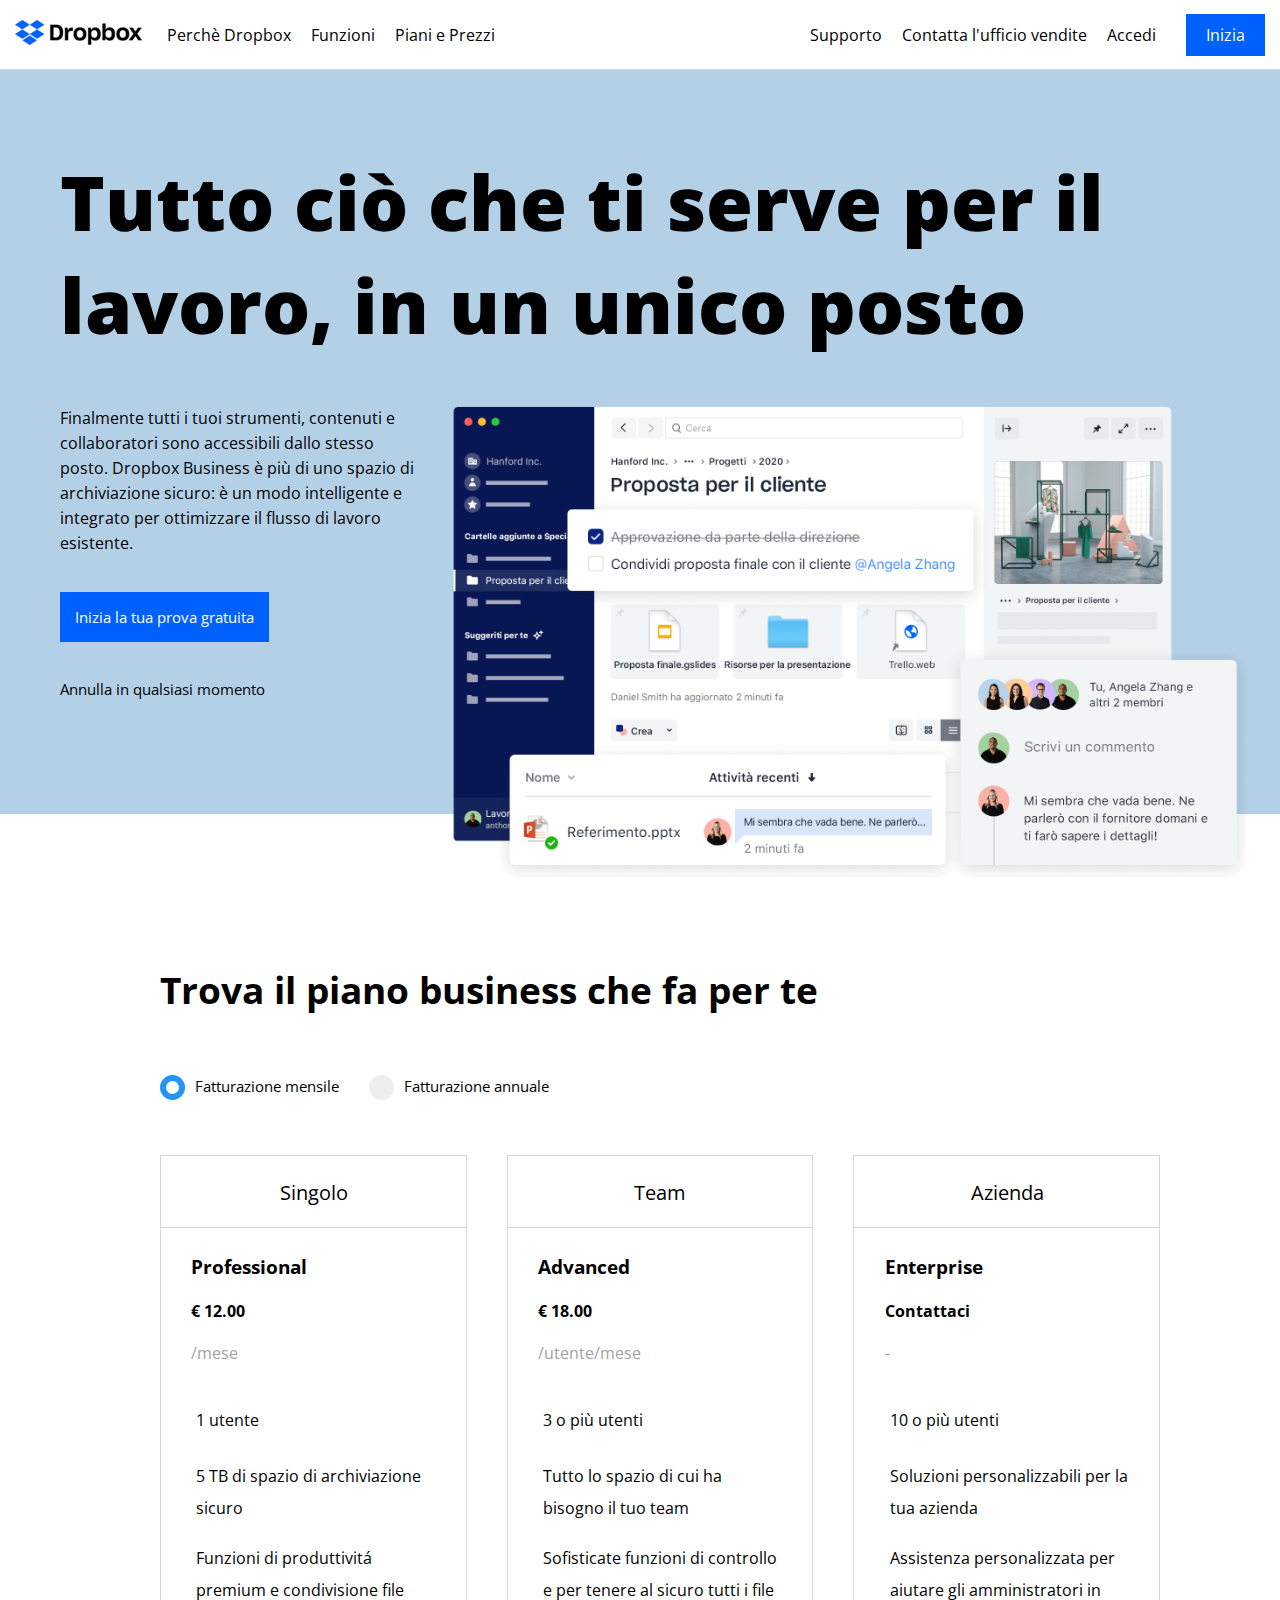
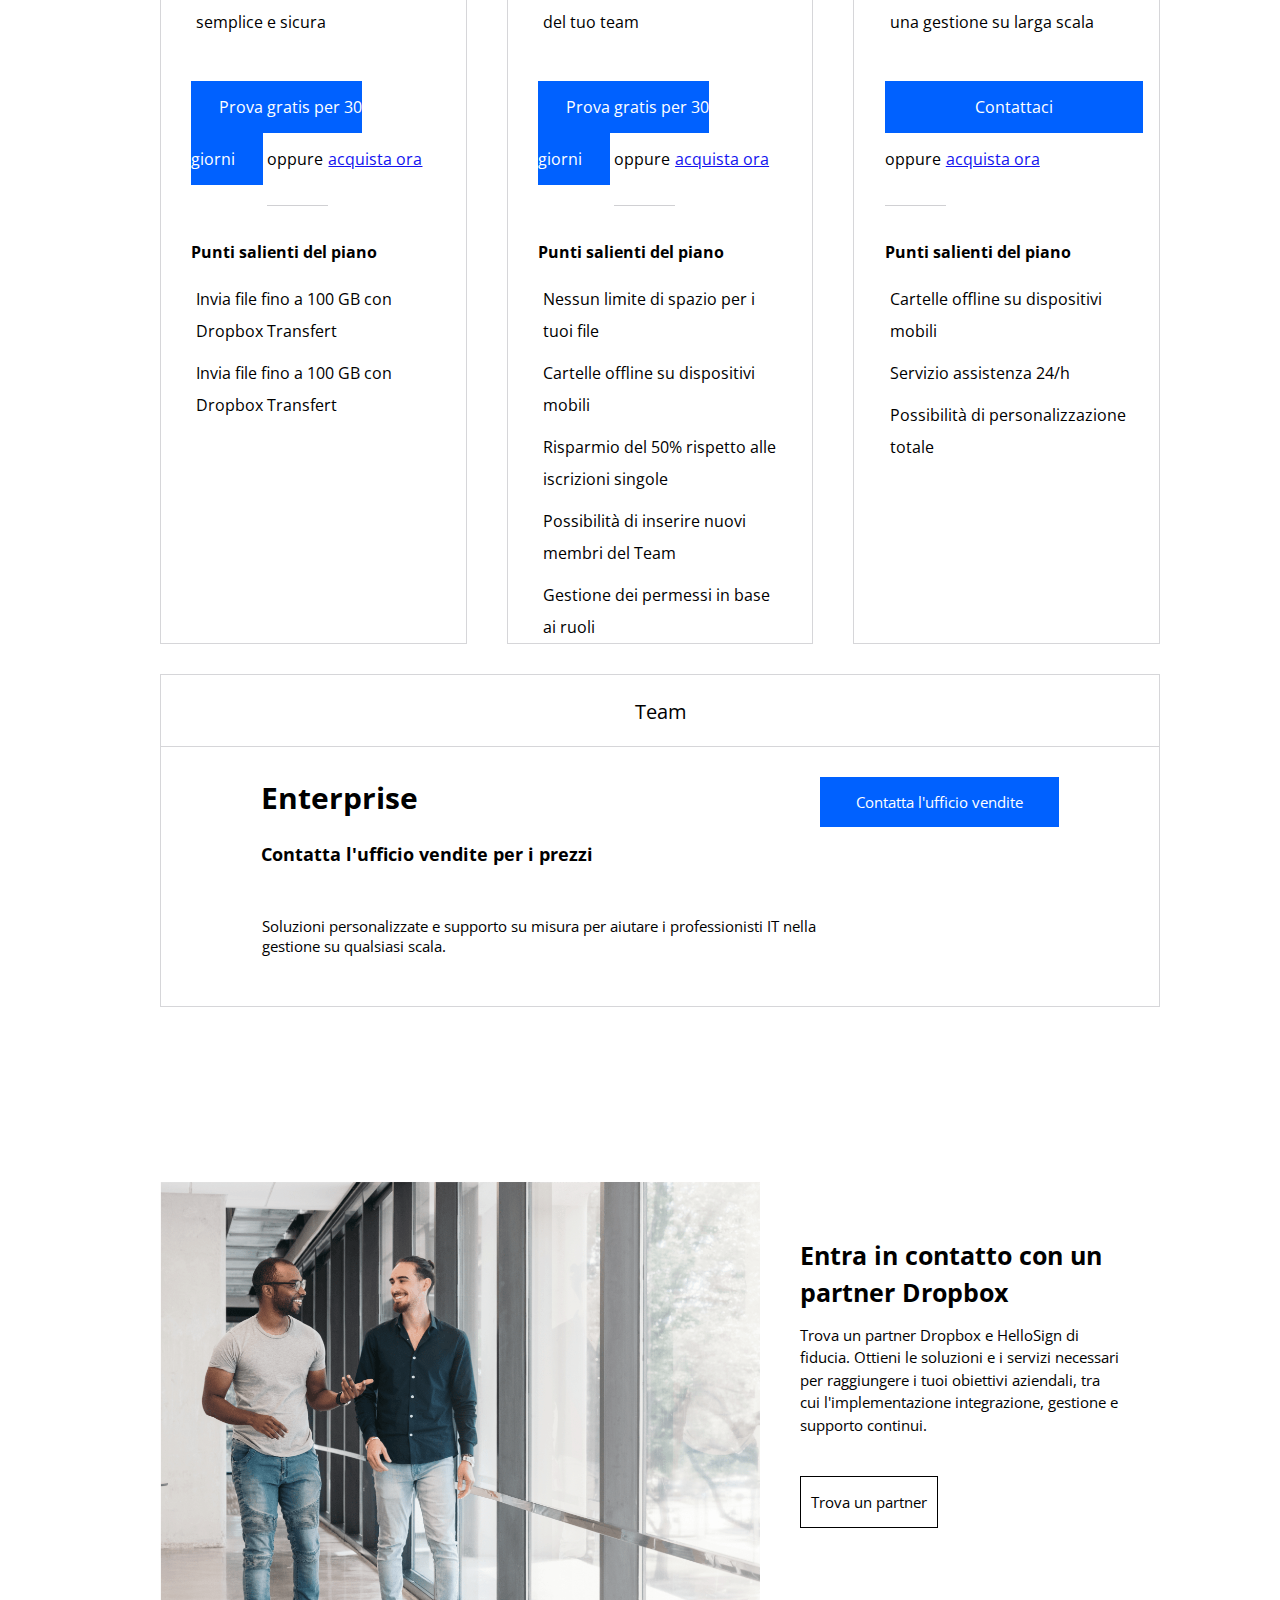
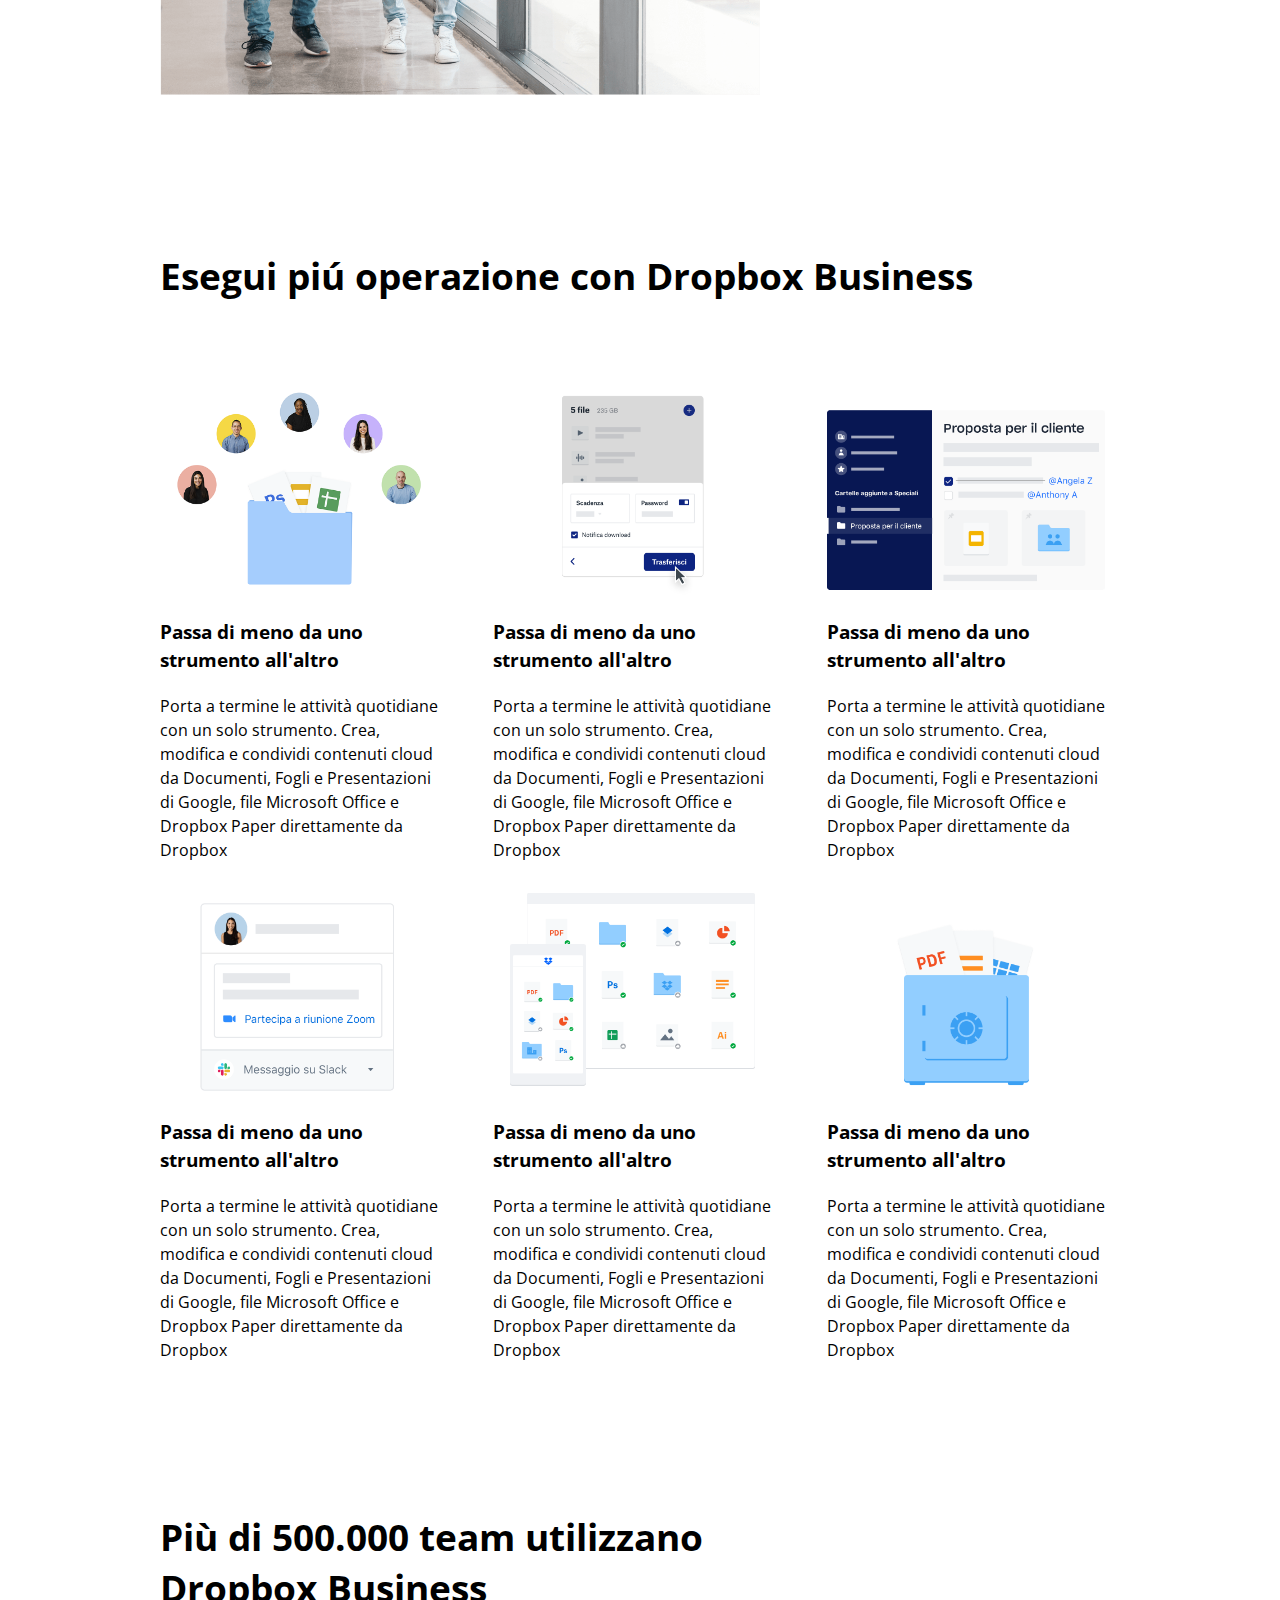
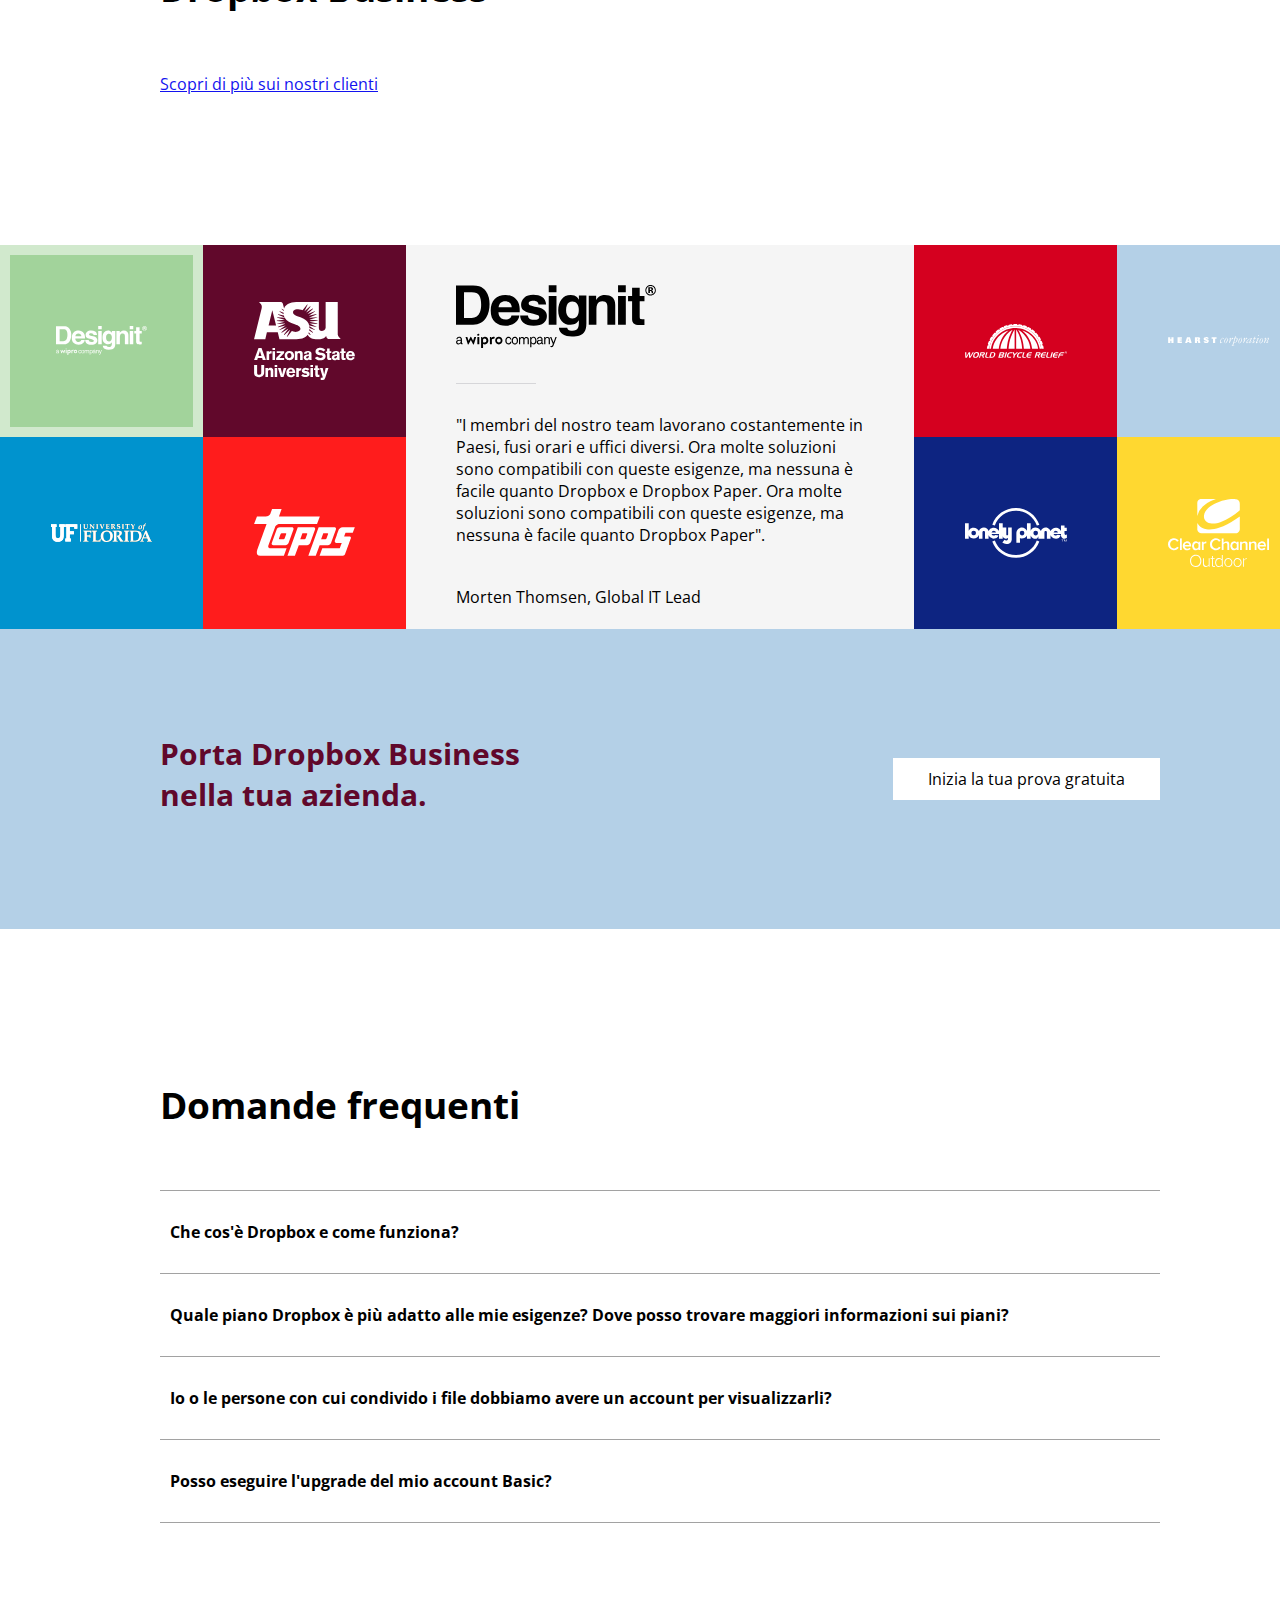
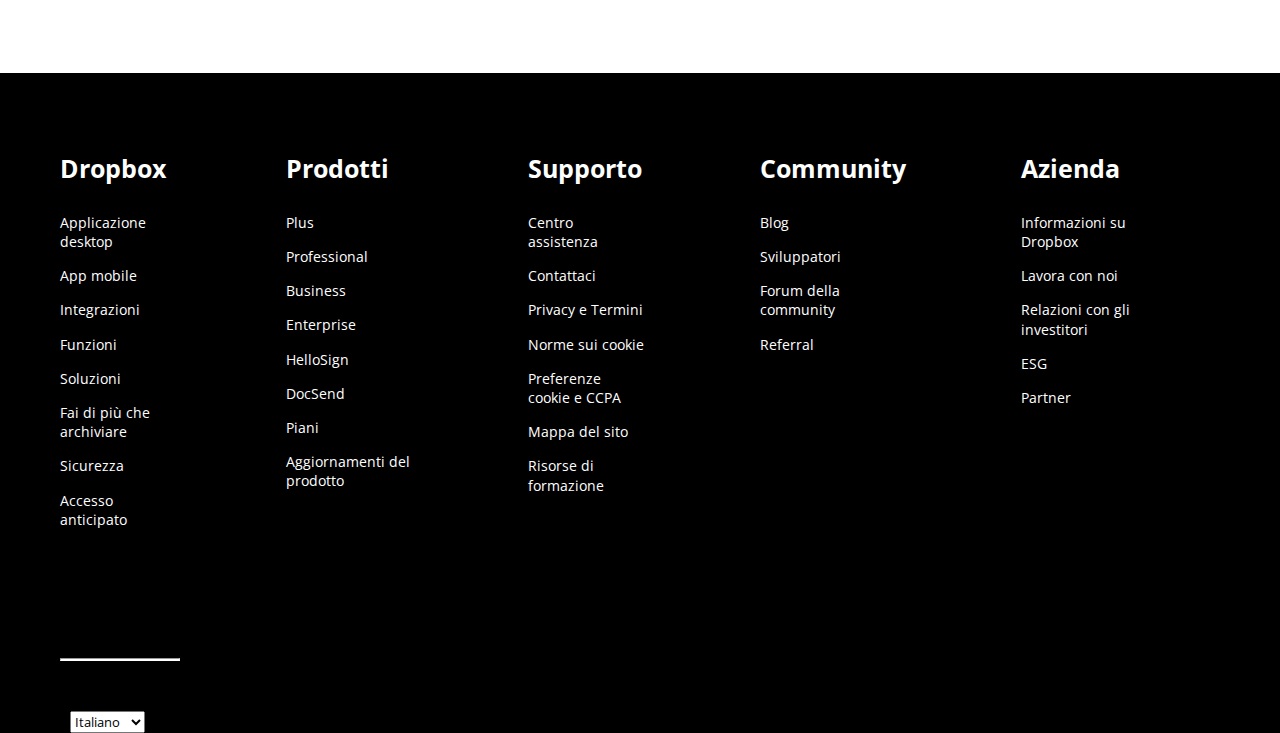
<file: index.html>
<!DOCTYPE html>
<html lang="en">

<head>
    <meta charset="UTF-8">
    <meta http-equiv="X-UA-Compatible" content="IE=edge">
    <meta name="viewport" content="width=device-width, initial-scale=1.0">
    <link rel="preconnect" href="https://fonts.googleapis.com">
    <link rel="preconnect" href="https://fonts.gstatic.com" crossorigin>
    <link href="https://fonts.googleapis.com/css2?family=Open+Sans:wght@400;700&display=swap" rel="stylesheet">
    <link rel="stylesheet" href="https://cdnjs.cloudflare.com/ajax/libs/font-awesome/6.2.0/css/all.min.css"
        integrity="sha512-xh6O/CkQoPOWDdYTDqeRdPCVd1SpvCA9XXcUnZS2FmJNp1coAFzvtCN9BmamE+4aHK8yyUHUSCcJHgXloTyT2A=="
        crossorigin="anonymous" referrerpolicy="no-referrer" />
    <link rel="stylesheet" href="./css/style.css">
    <link rel="shortcut icon" href="./img/Dropbox_icon-icons.com_66907.ico">
    <title>Dropbox</title>
</head>

<body>
    <header>
        <!--Start_header-->
        <nav class=" d-flex">
            <div class="d-flex">
                <a href="#"><img src="./img/logo-small.png" alt="logo"></a>
                <ul id="menu" class="d-flex">
                    <li><a href="#">Perch&egrave; Dropbox</a>
                        <ul>
                            <li><a href="#">Storie dei clienti</a></li>
                            <li><a href="#">Come integriamo</a></li>
                            <li><a href="#">Area di lavoro</a></li>
                            <li><a href="#">Fai di pi&ugrave; che archiviare</a></li>
                        </ul>
                    </li>
                    <li><a href="#">Funzioni</a>
                        <ul>
                            <li><a href="#">Condividi file</a></li>
                            <li><a href="#">Archivia e organizza</a></li>
                            <li><a href="#">Sincronizza i dispositivi</a></li>
                            <li><a href="#">Semplifica le firme elettroniche</a></li>
                            <li><a href="#">Proteggi e mantieni al sicuro</a></li>
                            <li><a href="#">Rimani produttivo</a></li>
                            <li><a href="#">Lavora in remoto</a></li>
                        </ul>
                    </li>
                    <li><a href="#">Piani e Prezzi</a></li>
                </ul>
            </div>

            <div class="d-flex">
                <ul id="menu" class="d-flex">
                    <li><a href="#">Supporto</a>
                        <ul>
                            <li><a href="#">Centro assistenza</a></li>
                            <li><a href="#">Forum della community</a></li>
                        </ul>
                    </li>
                    <li><a href="#">Contatta l&#39;ufficio vendite</a>
                        <ul>
                            <li><a href="#">E-mail</a></li>
                            <li><a href="#">Chat</a></li>
                            <li><a href="#">1 (855) 237-6726</a></li>
                        </ul>
                    </li>
                    <li><a href="#">Accedi</a></li>
                    <a href="#" class="btn-inizia">Inizia</a>
                </ul>
            </div>

        </nav>
        <!--Start_Jumbo-->
        <section id="jumbotron">
            <div class="container">
                <h1>Tutto ciò che ti serve per il lavoro, in un unico posto</h1>
                <div class="d-flex">
                    <div class="w-30">
                        <p>Finalmente tutti i tuoi strumenti, contenuti e collaboratori sono accessibili dallo stesso
                            posto.
                            Dropbox Business &egrave; pi&ugrave; di uno spazio di archiviazione sicuro: &egrave; un modo
                            intelligente e integrato per ottimizzare il flusso di lavoro esistente.</p>
                        <a class="btn-jumbo" href="#">Inizia la tua prova gratuita</a>
                        <div class="space">
                            <a class="black" href="#">Annulla in qualsiasi momento</a>
                        </div>
                        <a class="arrow" href="#main-plans"><i class="fa-solid fa-arrow-down"></i></a>
                    </div>
                    <div class="w-70">
                        <img src="./img/jumbo.png" alt="jumbo">
                    </div>
                </div>
            </div>
        </section>

    </header>
    <!--Start_main-->
    <main>
        <!--Checkbox-->
        <section id="main-plans" class="small-container">
            <h2>Trova il piano business che fa per te</h2>
            <div class="d-flex">
                <div class="radio-div">
                    <label class="container-radio">
                        <p>Fatturazione mensile</p>
                        <input type="radio" checked="checked" name="radio">
                        <span class="checkmark"></span>
                    </label>
                </div>
                <div class="radio-div">
                    <label class="container-radio">
                        <p>Fatturazione annuale</p>
                        <input type="radio" name="radio">
                        <span class="checkmark"></span>
                    </label>
                </div>
            </div>
            <!--Plans_section-->
            <div id="plans-pad" class="d-flex">
                <div class="table">
                    <div class="user-type"><i class="fa-solid fa-user"></i>
                        <p>Singolo</p>
                    </div>
                    <div class="plans-container">
                        <h3>Professional</h3>
                        <span class="price">&euro; 12.00</span>
                        <br>
                        <span class="month">/mese</span>
                        <div class="info">
                            <div class="info-2 d-flex">
                                <div><i class="fa-solid fa-user"></i></div>
                                <span>1 utente</span>
                            </div>
                            <div class="info-2 d-flex">
                                <div><i class="fa-solid fa-folder"></i></div>
                                <span>5 TB di spazio di archiviazione sicuro</span>
                            </div>
                            <div class="info-2 d-flex">
                                <div><i class="fa-solid fa-share-nodes"></i></div>
                                <span>Funzioni di produttivit&aacute; premium e condivisione file semplice e
                                    sicura</span>
                            </div>
                        </div>
                        <a href="#" class="btn-2">Prova gratis per 30 giorni</a>
                        <span class="slash-hr">oppure </span><a href="#" class="blue">acquista ora</a>
                        <div>
                            <h4>Punti salienti del piano</h4>
                            <div class="info-3 d-flex">
                                <div><i class="fa-solid fa-check"></i></div>
                                <span>Invia file fino a 100 GB con Dropbox Transfert</span>
                            </div>
                            <div class="info-3 d-flex">
                                <div><i class="fa-solid fa-check"></i></div>
                                <span>Invia file fino a 100 GB con Dropbox Transfert</span>
                            </div>
                        </div>
                    </div>
                </div>
                <div class="table table-center">
                    <div class="user-type"><i class="fa-solid fa-users"></i>
                        <p>Team</p>
                    </div>
                    <div class="plans-container">
                        <h3>Advanced</h3>
                        <span class="price">&euro; 18.00</span>
                        <br>
                        <span class="month">/utente/mese</span>
                        <div class="info">
                            <div class="info-2 d-flex">
                                <div><i class="fa-solid fa-user"></i></div>
                                <span>3 o pi&ugrave; utenti</span>
                            </div>
                            <div class="info-2 d-flex">
                                <div><i class="fa-solid fa-folder"></i></div>
                                <span>Tutto lo spazio di cui ha bisogno il tuo team</span>
                            </div>
                            <div class="info-2 d-flex">
                                <div><i class="fa-solid fa-share-nodes"></i></div>
                                <span>Sofisticate funzioni di controllo e per tenere al sicuro tutti i file del tuo
                                    team</span>
                            </div>
                        </div>
                        <a href="#" class="btn-2">Prova gratis per 30 giorni</a>
                        <span class="slash-hr">oppure </span><a href="#" class="blue">acquista ora</a>
                        <div>
                            <h4>Punti salienti del piano</h4>
                            <div class="info-3 d-flex">
                                <div><i class="fa-solid fa-check"></i></div>
                                <span>Nessun limite di spazio per i tuoi file</span>
                            </div>
                            <div class="info-3 d-flex">
                                <div><i class="fa-solid fa-check"></i></div>
                                <span>Cartelle offline su dispositivi mobili</span>
                            </div>
                            <div class="info-3 d-flex">
                                <div><i class="fa-solid fa-check"></i></div>
                                <span>Risparmio del 50% rispetto alle iscrizioni singole</span>
                            </div>
                            <div class="info-3 d-flex">
                                <div><i class="fa-solid fa-check"></i></div>
                                <span>Possibilit&agrave; di inserire nuovi membri del Team</span>
                            </div>
                            <div class="info-3 d-flex">
                                <div><i class="fa-solid fa-check"></i></div>
                                <span>Gestione dei permessi in base ai ruoli</span>
                            </div>
                        </div>
                    </div>
                </div>
                <div class="table">
                    <div class="user-type"><i class="fa-solid fa-building"></i>
                        <p>Azienda</p>
                    </div>
                    <div class="plans-container">
                        <h3>Enterprise</h3>
                        <span class="price">Contattaci</span>
                        <br>
                        <span class="month">-</span>
                        <div class="info">
                            <div class="info-2 d-flex">
                                <div><i class="fa-solid fa-user"></i></div>
                                <span>10 o pi&ugrave; utenti</span>
                            </div>
                            <div class="info-2 d-flex">
                                <div><i class="fa-solid fa-folder"></i></div>
                                <span>Soluzioni personalizzabili per la tua azienda</span>
                            </div>
                            <div class="info-2 d-flex">
                                <div><i class="fa-solid fa-share-nodes"></i></div>
                                <span>Assistenza personalizzata per aiutare gli amministratori in una gestione su larga
                                    scala</span>
                            </div>
                        </div>
                        <a href="#" class="btn-2c">Contattaci</a>
                        <br>
                        <span class="slash-hr">oppure </span><a href="#" class="blue">acquista ora</a>
                        <div>
                            <h4>Punti salienti del piano</h4>
                            <div class="info-3 d-flex">
                                <div><i class="fa-solid fa-check"></i></div>
                                <span>Cartelle offline su dispositivi mobili</span>
                            </div>
                            <div class="info-3 d-flex">
                                <div><i class="fa-solid fa-check"></i></div>
                                <span>Servizio assistenza 24/h</span>
                            </div>
                            <div class="info-3 d-flex">
                                <div><i class="fa-solid fa-check"></i></div>
                                <span>Possibilit&agrave; di personalizzazione totale</span>
                            </div>
                        </div>
                    </div>
                </div>
            </div>
            <div id="table-foot">
                <div class="user-type"><i class="fa-solid fa-building"></i>
                    <p>Team</p>
                </div>
                <div class="table-foot-container d-flex">
                    <div class="tfc-left">
                        <h3>Enterprise</h3>
                        <span class="paragraph">Contatta l&#39;ufficio vendite per i prezzi</span>
                        <span class="paragraph2">Soluzioni personalizzate e supporto su misura per aiutare i
                            professionisti IT nella gestione su qualsiasi scala.</span>
                    </div>
                    <div class="tfc-right">
                        <a href="#" class="btn-3">Contatta l'ufficio vendite</a>
                    </div>
                </div>
            </div>
        </section>
        <section class="small-container d-flex">
            <div class="left-part">
                <img src="./img/partner.png" alt="#">
            </div>
            <div class="right-part">
                <div class="plans-container">
                    <h3>Entra in contatto con un partner Dropbox</h3>
                    <p>Trova un partner Dropbox e HelloSign di fiducia. Ottieni le soluzioni e i servizi necessari per
                        raggiungere i tuoi obiettivi aziendali, tra cui l'implementazione integrazione, gestione e
                        supporto continui.
                    </p>
                    <a href="#" class="btn-4">Trova un partner</a>
                </div>
            </div>
        </section>
        <section class="small-container">
            <h2>Esegui pi&uacute; operazione con Dropbox Business</h2>
            <div class="d-flex wrap">
                <div class="card">
                    <div class="card-image">
                        <img src="./img/business-feature-switching-tools.png" alt="#">
                    </div>
                    <div class="card-info">
                        <h3>Passa di meno da uno strumento all'altro</h3>
                        <p>Porta a termine le attivit&agrave; quotidiane con un solo strumento. Crea, modifica e
                            condividi contenuti cloud da Documenti, Fogli e Presentazioni di Google, file Microsoft
                            Office e Dropbox Paper direttamente da Dropbox</p>
                    </div>
                </div>
                <div class="card">
                    <div class="card-image">
                        <img src="./img/business-feature-send-files-it.png" alt="#">
                    </div>
                    <div class="card-info">
                        <h3>Passa di meno da uno strumento all'altro</h3>
                        <p>Porta a termine le attivit&agrave; quotidiane con un solo strumento. Crea, modifica e
                            condividi contenuti cloud da Documenti, Fogli e Presentazioni di Google, file Microsoft
                            Office e Dropbox Paper direttamente da Dropbox</p>
                    </div>
                </div>
                <div class="card">
                    <div class="card-image">
                        <img src="./img/business-feature-coordinate-it.png" alt="#">
                    </div>
                    <div class="card-info">
                        <h3>Passa di meno da uno strumento all'altro</h3>
                        <p>Porta a termine le attivit&agrave; quotidiane con un solo strumento. Crea, modifica e
                            condividi contenuti cloud da Documenti, Fogli e Presentazioni di Google, file Microsoft
                            Office e Dropbox Paper direttamente da Dropbox</p>
                    </div>
                </div>
                <div class="card">
                    <div class="card-image">
                        <img src="./img/business-feature-integrations-it.png" alt="#">
                    </div>
                    <div class="card-info">
                        <h3>Passa di meno da uno strumento all'altro</h3>
                        <p>Porta a termine le attivit&agrave; quotidiane con un solo strumento. Crea, modifica e
                            condividi contenuti cloud da Documenti, Fogli e Presentazioni di Google, file Microsoft
                            Office e Dropbox Paper direttamente da Dropbox</p>
                    </div>
                </div>
                <div class="card">
                    <div class="card-image">
                        <img src="./img/business-feature-multi-device.png" alt="#">
                    </div>
                    <div class="card-info">
                        <h3>Passa di meno da uno strumento all'altro</h3>
                        <p>Porta a termine le attivit&agrave; quotidiane con un solo strumento. Crea, modifica e
                            condividi contenuti cloud da Documenti, Fogli e Presentazioni di Google, file Microsoft
                            Office e Dropbox Paper direttamente da Dropbox</p>
                    </div>
                </div>
                <div class="card">
                    <div class="card-image">
                        <img src="./img/business-feature-security.png" alt="#">
                    </div>
                    <div class="card-info">
                        <h3>Passa di meno da uno strumento all'altro</h3>
                        <p>Porta a termine le attivit&agrave; quotidiane con un solo strumento. Crea, modifica e
                            condividi contenuti cloud da Documenti, Fogli e Presentazioni di Google, file Microsoft
                            Office e Dropbox Paper direttamente da Dropbox</p>
                    </div>
                </div>
            </div>
        </section>
        <section class="space2 small-container">
            <h2>Pi&ugrave; di 500.000 team utilizzano Dropbox Business</h2>
            <a href="#" class="blue">Scopri di pi&ugrave; sui nostri clienti</a>
        </section>
        <!--Designit-->
        <div class="color-box">
            <div class="box-left">
                <div class="small-box des">
                    <img src="./img/designit.svg" alt="logo1">
                </div>

                <div class="small-box asu">
                    <img src="./img/arizona_state_university.svg" alt="logo2">
                </div>

                <div class="small-box uf">
                    <img src="./img/university_of_florida.svg" alt="logo3">
                </div>

                <div class="small-box topps">
                    <img src="./img/topps.svg" alt="logo4">
                </div>
            </div>
            <div class="box-center">
                <div class="designit">
                    <img src="./img/designit.svg" alt="logo5">
                    <div class="line"></div>
                    <p>"I membri del nostro team lavorano costantemente in Paesi, fusi orari e uffici diversi. Ora
                        molte soluzioni sono compatibili con queste esigenze, ma nessuna &egrave; facile quanto Dropbox
                        e Dropbox Paper. Ora molte soluzioni sono compatibili con queste esigenze, ma nessuna &egrave;
                        facile quanto Dropbox Paper".
                    </p>
                    <span>Morten Thomsen, Global IT Lead </span>
                </div>
            </div>
            <div class="box-right">
                <div class="small-box wbr">
                    <img src="./img/world_bicycle_relief.svg" alt="logo6">
                </div>

                <div class="small-box hearst">
                    <img src="./img/hearst_corp.svg" alt="logo7">
                </div>

                <div class="small-box l-planet">
                    <img src="./img/lonely_planet.svg" alt="logo8">
                </div>

                <div class="small-box cco">
                    <img src="./img/clear_channel.svg" alt="logo9">
                </div>
            </div>
        </div>

        <div class="last-color">
            <div class="small-container">
                <div class="try-text">
                    <h2>Porta Dropbox Business nella tua azienda.</h2>
                </div>
                <div>
                    <a href="#" class="btn-5">Inizia la tua prova gratuita</a>
                </div>
            </div>
        </div>
        <!--Questions_section-->
        <div class="question">
            <div class="small-container">
                <h2>Domande frequenti</h2>
                <div class="question-box">
                    <div class="question-text">
                        <h4>Che cos'è Dropbox e come funziona&quest;</h4>
                    </div>
                    <div class="question-hr"><i class="fa-solid fa-chevron-down"></i></div>
                    <div class="hidden">Dropbox è un servizio sicuro di archiviazione file basato sul cloud dove poter
                        salvare tutti i tuoi file e accedervi da qualsiasi posizione e tramite qualsiasi dispositivo. È
                        un'area di lavoro per team distribuiti dove poter organizzare i contenuti e accedervi in un
                        unico spazio di lavoro del team. Per altre informazioni, consulta il nostro Centro assistenza.
                    </div>
                </div>

                <div class="question-box">
                    <div class="question-text">
                        <h4>Quale piano Dropbox è più adatto alle mie esigenze? Dove posso trovare maggiori informazioni
                            sui piani&quest;</h4>
                    </div>
                    <div class="question-hr"><i class="fa-solid fa-chevron-down"></i></div>
                    <div class="hidden">Dropbox offre piani che soddisfano le esigenze di tutti, dagli utenti
                        individuali alle aziende Fortune 500. Scopri qui quale piano offre esattamente ciò di cui hai
                        bisogno.</div>
                </div>

                <div class="question-box">
                    <div class="question-text">
                        <h4>Io o le persone con cui condivido i file dobbiamo avere un account per visualizzarli&quest;
                        </h4>
                    </div>
                    <div class="question-hr"><i class="fa-solid fa-chevron-down"></i></div>
                    <div class="hidden">Per archiviare e condividere i file è necessario un account, tuttavia chiunque
                        può visualizzare i file condivisi, anche se non possiede un account Dropbox.</div>
                </div>

                <div class="question-box">
                    <div class="question-text">
                        <h4>Posso eseguire l'upgrade del mio account Basic&quest;</h4>
                    </div>
                    <div class="question-hr"><i class="fa-solid fa-chevron-down"></i></div>
                    <div class="hidden">Certamente! Vai qui per confrontare i piani. Se vuoi eseguire l'upgrade a un
                        account Enterprise, contatta il team di vendita. In caso volessi tornare al piano Basic, i tuoi
                        contenuti non andranno persi.</div>
                </div>
            </div>
        </div>
    </main>
    <footer>
        <!--Footer_section-->
        <nav class="container">
            <div class="list">
                <ul>
                    <li>
                        <h4>Dropbox</h4>
                    </li>
                    <li><a href="#">Applicazione desktop</a></li>
                    <li><a href="#">App mobile</a></li>
                    <li><a href="#">Integrazioni</a></li>
                    <li><a href="#">Funzioni</a></li>
                    <li><a href="#">Soluzioni</a></li>
                    <li><a href="#">Fai di pi&ugrave; che archiviare</a></li>
                    <li><a href="#">Sicurezza</a></li>
                    <li><a href="#">Accesso anticipato</a></li>
                </ul>

                <ul>
                    <li>
                        <h4>Prodotti</h4>
                    </li>
                    <li><a href="#">Plus</a></li>
                    <li><a href="#">Professional</a></li>
                    <li><a href="#">Business</a></li>
                    <li><a href="#">Enterprise</a></li>
                    <li><a href="#">HelloSign</a></li>
                    <li><a href="#">DocSend</a></li>
                    <li><a href="#">Piani</a></li>
                    <li><a href="#">Aggiornamenti del prodotto</a></li>
                </ul>

                <ul>
                    <li>
                        <h4>Supporto</h4>
                    </li>
                    <li><a href="#">Centro assistenza</a></li>
                    <li><a href="#">Contattaci</a></li>
                    <li><a href="#">Privacy e Termini</a></li>
                    <li><a href="#">Norme sui cookie</a></li>
                    <li><a href="#">Preferenze cookie e CCPA</a></li>
                    <li><a href="#">Mappa del sito</a></li>
                    <li><a href="#">Risorse di formazione</a></li>
                </ul>

                <ul>
                    <li>
                        <h4>Community</h4>
                    </li>
                    <li><a href="#">Blog</a></li>
                    <li><a href="#">Sviluppatori</a></li>
                    <li><a href="#">Forum della community</a></li>
                    <li><a href="#">Referral</a></li>
                </ul>

                <ul>
                    <li>
                        <h4>Azienda</h4>
                    </li>
                    <li><a href="#">Informazioni su Dropbox</a></li>
                    <li><a href="#">Lavora con noi</a></li>
                    <li><a href="#">Relazioni con gli investitori</a></li>
                    <li><a href="#">ESG</a></li>
                    <li><a href="#">Partner</a></li>
                </ul>
            </div>
            <div class="icon">
                <a href="#"><i class="fa-brands fa-twitter"></i></a>
                <a href="#"><i class="fa-brands fa-facebook"></i></a>
                <a href="#"><i class="fa-brands fa-youtube"></i></a>
            </div>
            <hr>
            <section class="container">
                <label for="lang"><i class="fa-solid fa-earth-americas"></i></label>
                <select name="lang" id="">
                    <option value="">Italiano</option>
                    <option value="">English</option>
                    <option value="">Francais</option>
                    <option value="">Detusch</option>
                    <option value="">Chinese</option>
                    <option value="">Japanese</option>
                </select>
            </section>
        </nav>
    </footer>
</body>

</html>
</file>
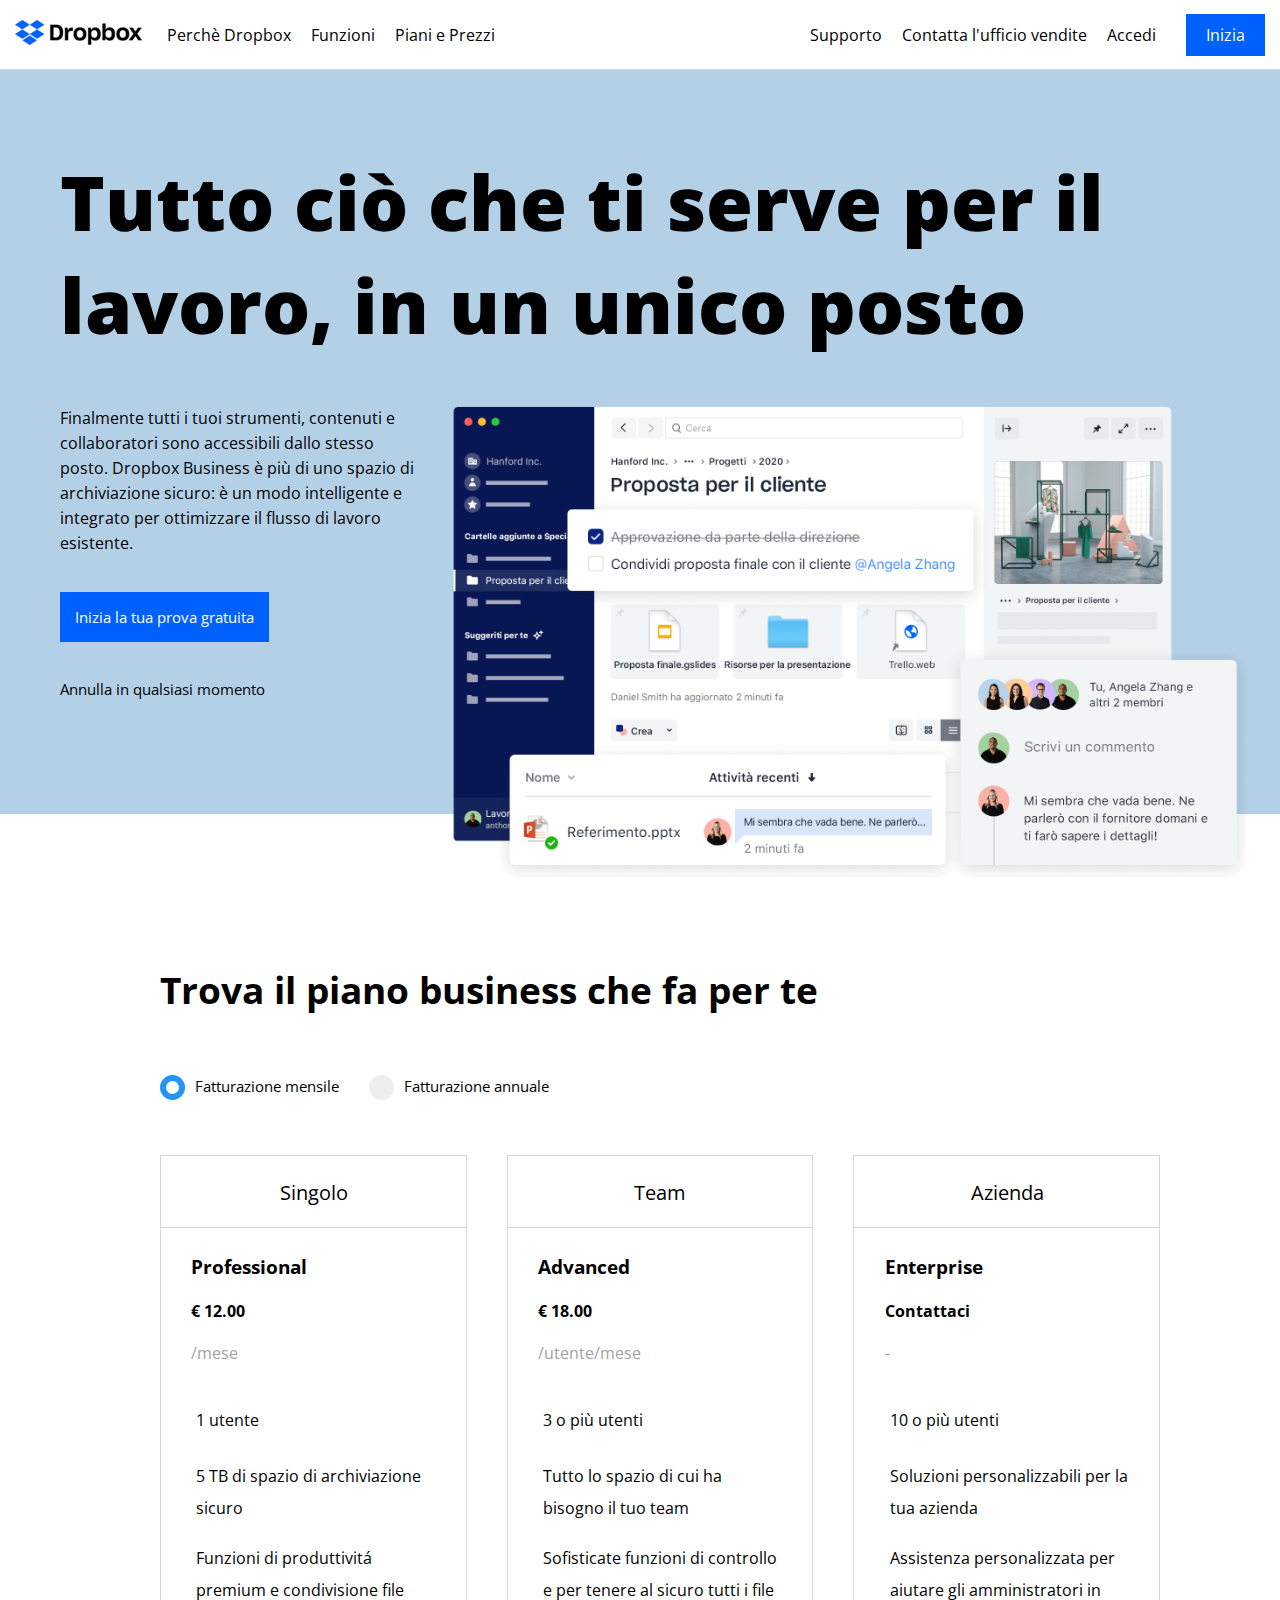
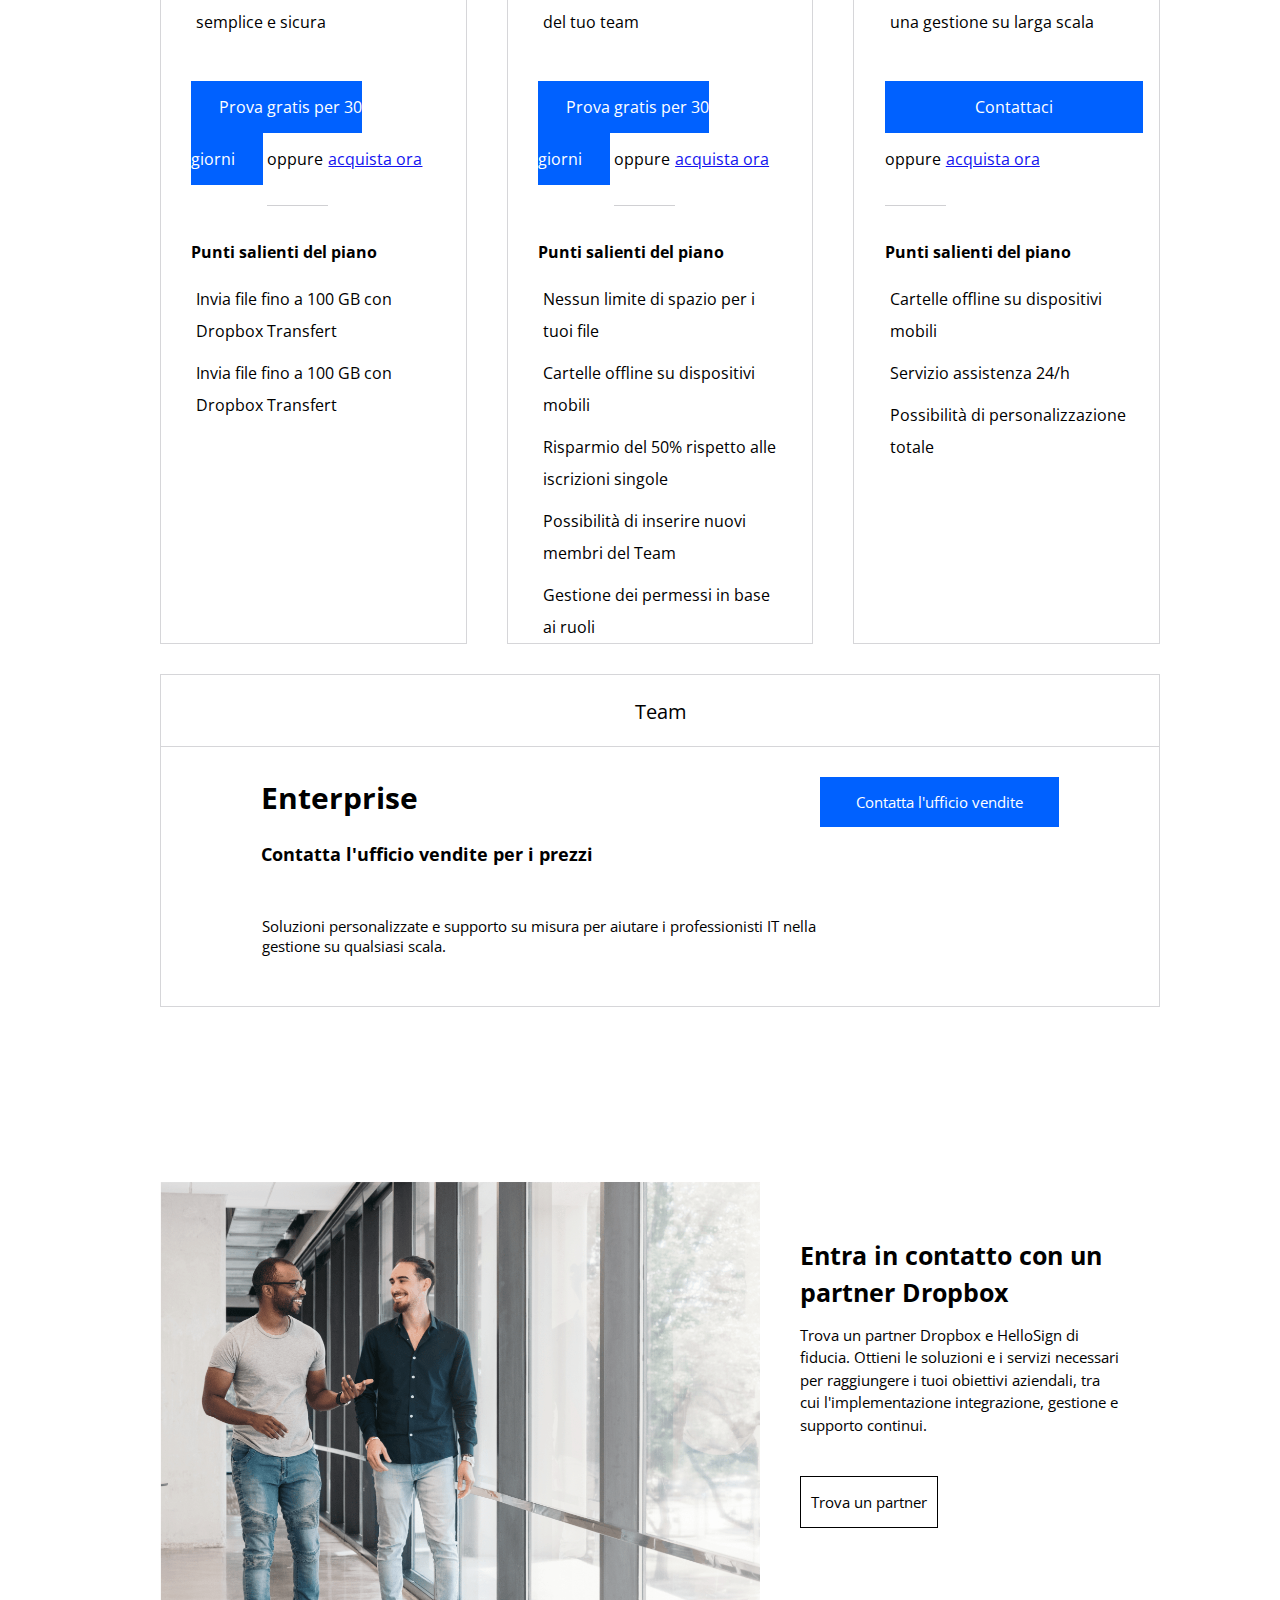
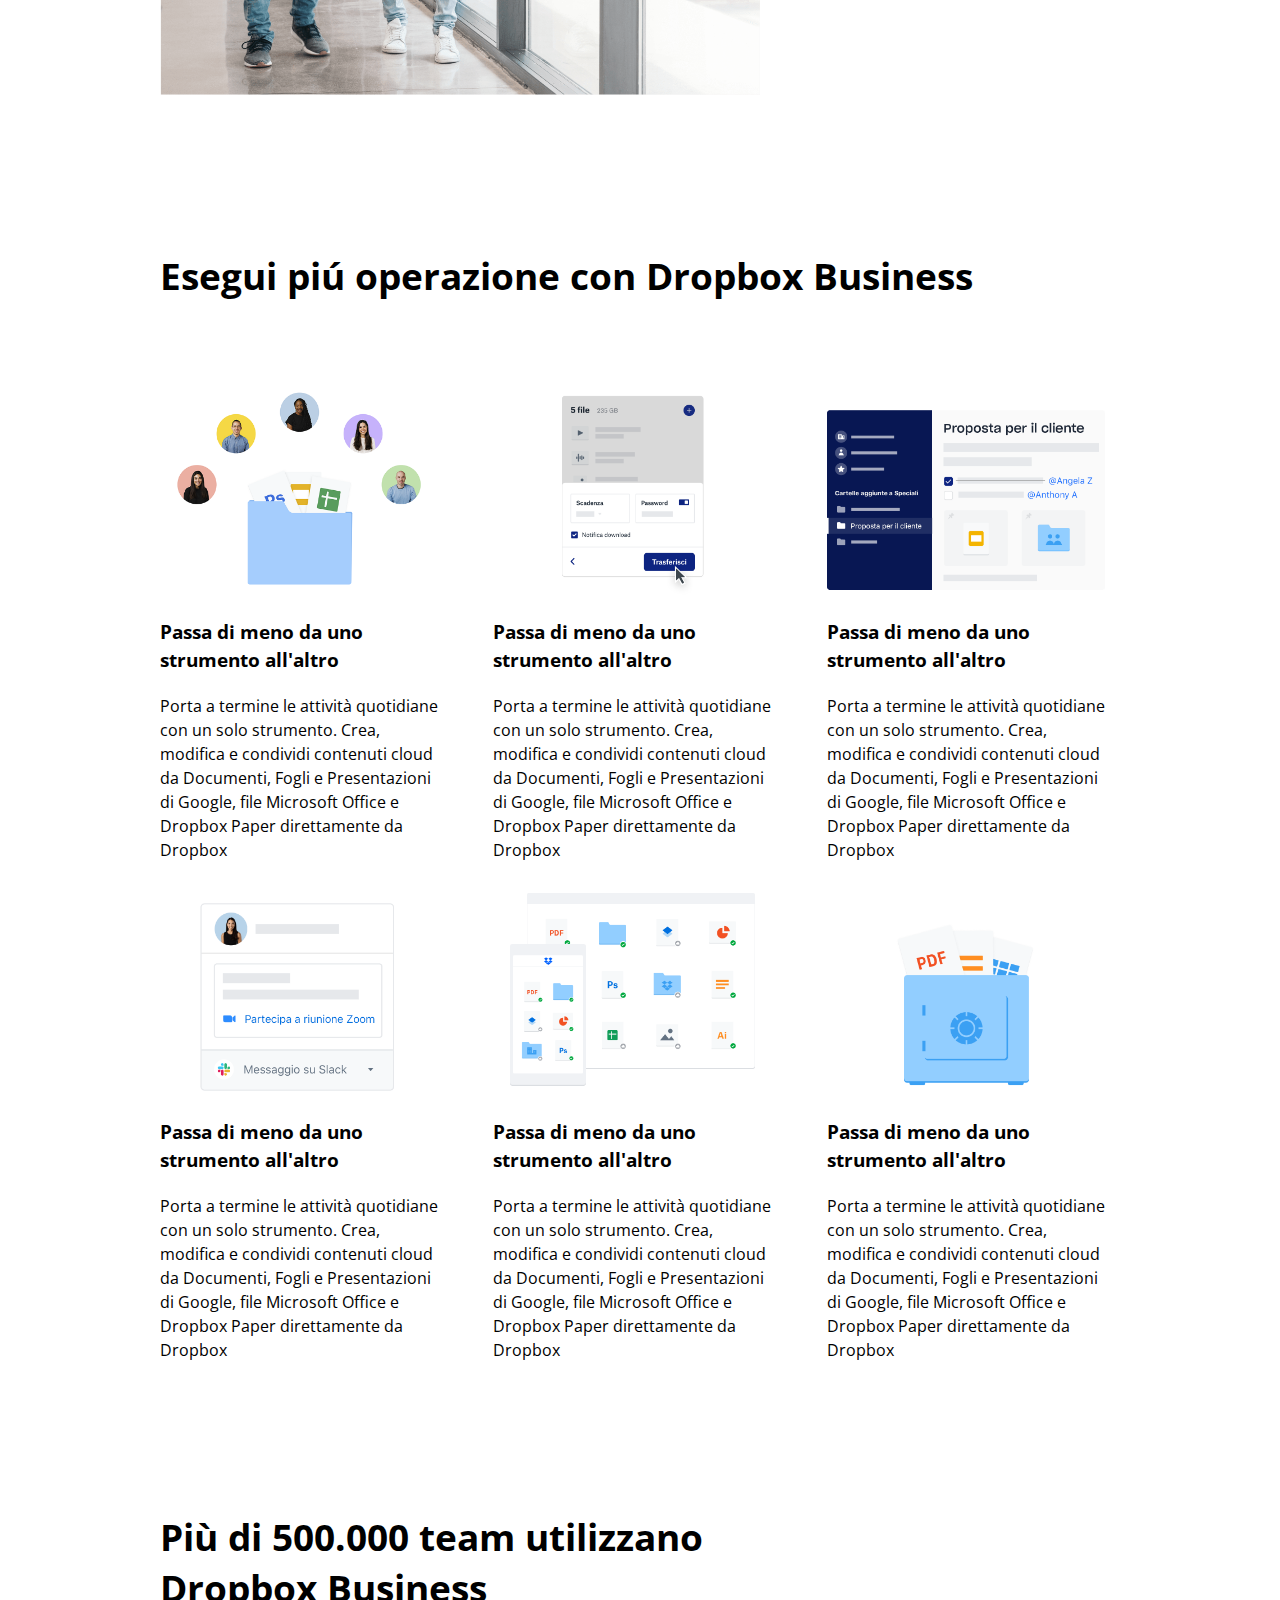
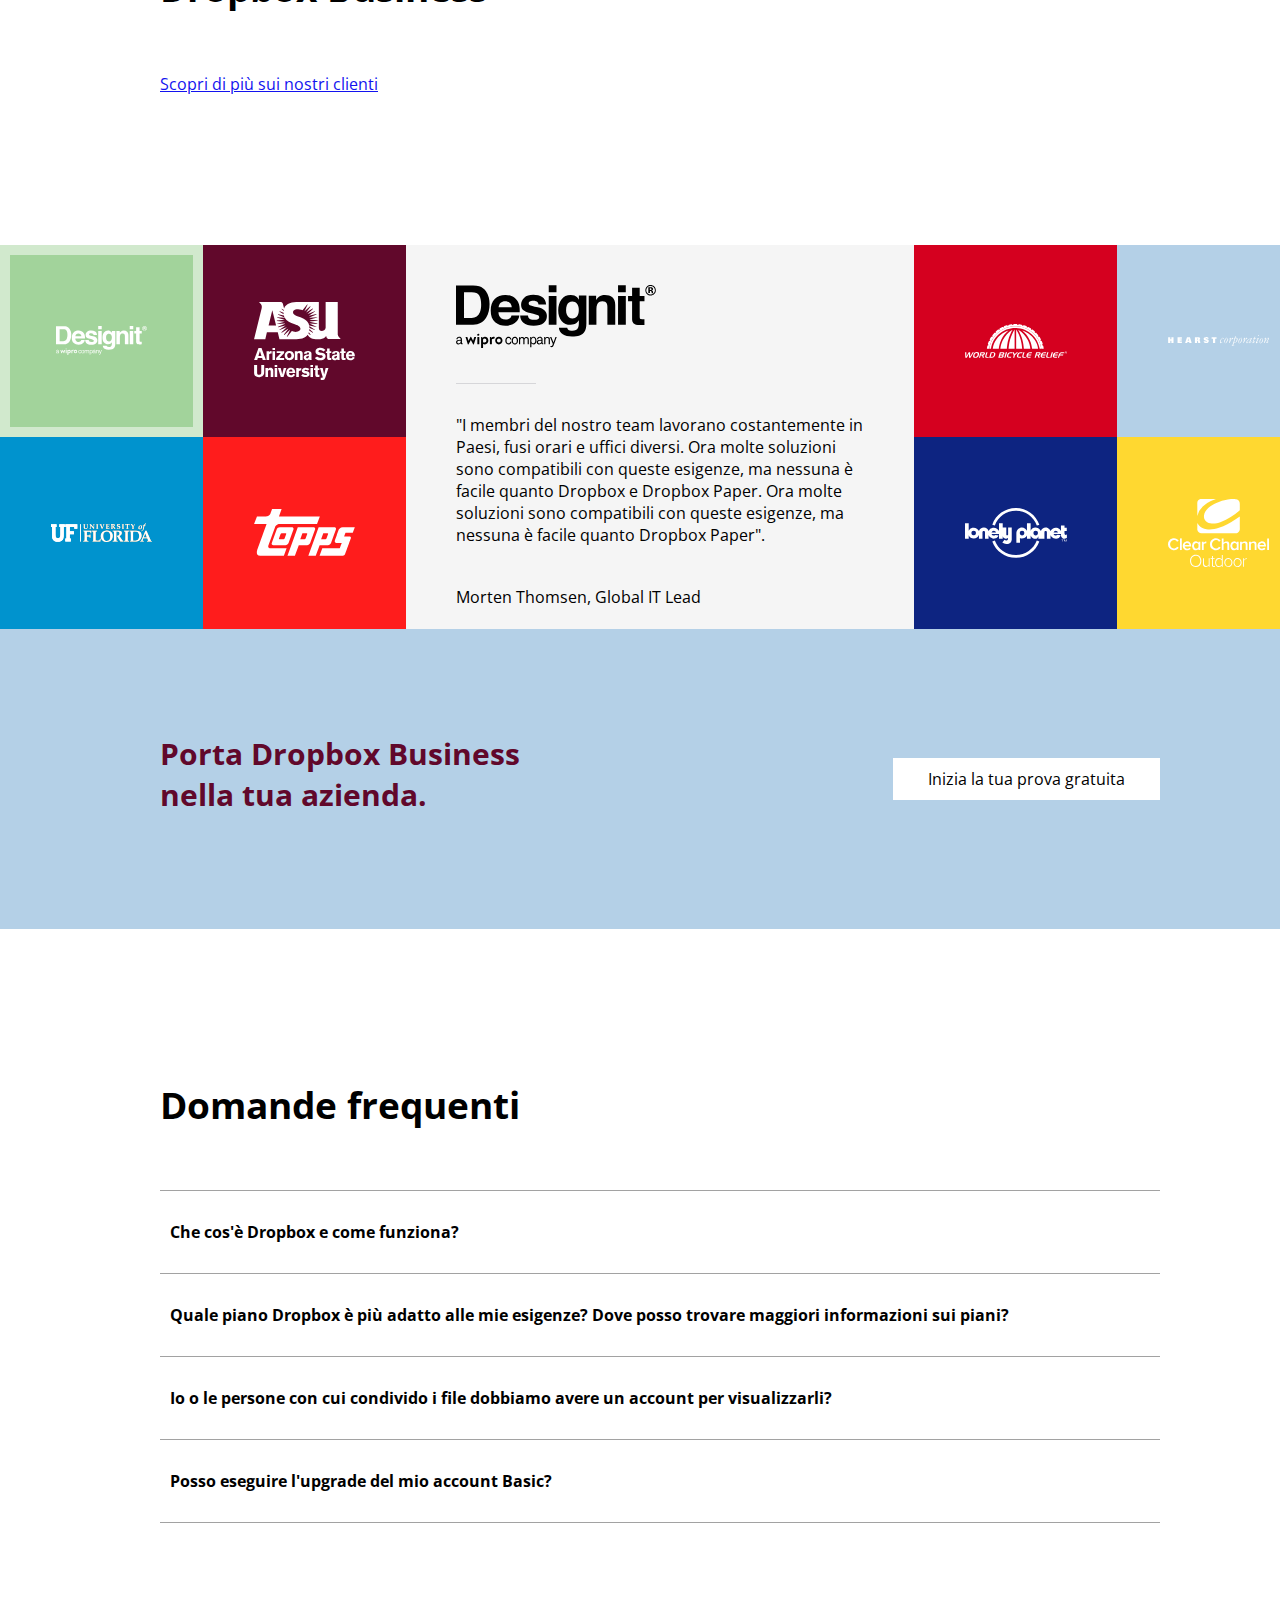
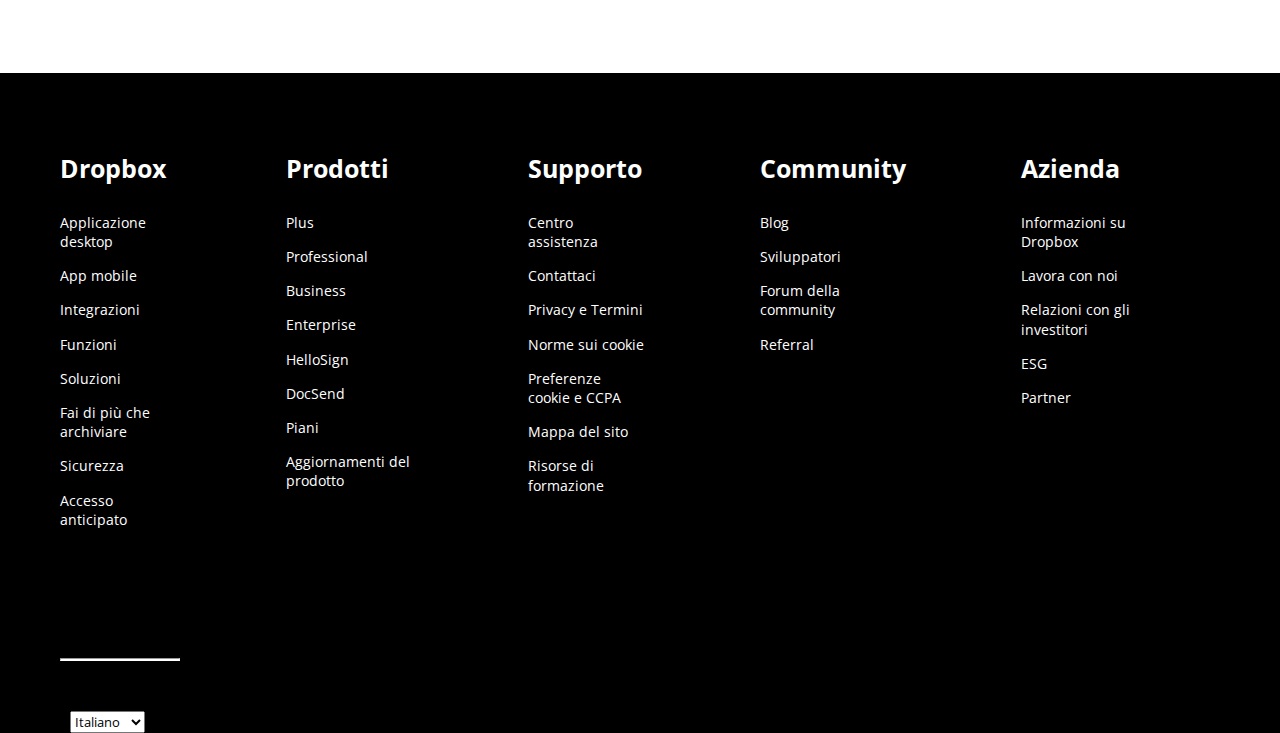
<file: pages/index.html>
<!DOCTYPE html>
<html lang="en">

<head>
    <meta charset="UTF-8">
    <meta http-equiv="X-UA-Compatible" content="IE=edge">
    <meta name="viewport" content="width=device-width, initial-scale=1.0">
    <link rel="preconnect" href="https://fonts.googleapis.com">
    <link rel="preconnect" href="https://fonts.gstatic.com" crossorigin>
    <link href="https://fonts.googleapis.com/css2?family=Open+Sans:wght@400;700&display=swap" rel="stylesheet">
    <link rel="stylesheet" href="https://cdnjs.cloudflare.com/ajax/libs/font-awesome/6.2.0/css/all.min.css"
        integrity="sha512-xh6O/CkQoPOWDdYTDqeRdPCVd1SpvCA9XXcUnZS2FmJNp1coAFzvtCN9BmamE+4aHK8yyUHUSCcJHgXloTyT2A=="
        crossorigin="anonymous" referrerpolicy="no-referrer" />
    <link rel="stylesheet" href="../css/style.css">
    <link rel="shortcut icon" href="../img/Dropbox_icon-icons.com_66907.ico">
    <title>Dropbox</title>
</head>

<body>
    <header>
        <!--Start_header-->
        <nav class=" d-flex">
            <div class="d-flex">
                <a href="#"><img src="../img/logo-small.png" alt="logo"></a>
                <ul id="menu" class="d-flex">
                    <li><a href="#">Perch&egrave; Dropbox</a>
                        <ul>
                            <li><a href="#">Storie dei clienti</a></li>
                            <li><a href="#">Come integriamo</a></li>
                            <li><a href="#">Area di lavoro</a></li>
                            <li><a href="#">Fai di pi&ugrave; che archiviare</a></li>
                        </ul>
                    </li>
                    <li><a href="#">Funzioni</a>
                        <ul>
                            <li><a href="#">Condividi file</a></li>
                            <li><a href="#">Archivia e organizza</a></li>
                            <li><a href="#">Sincronizza i dispositivi</a></li>
                            <li><a href="#">Semplifica le firme elettroniche</a></li>
                            <li><a href="#">Proteggi e mantieni al sicuro</a></li>
                            <li><a href="#">Rimani produttivo</a></li>
                            <li><a href="#">Lavora in remoto</a></li>
                        </ul>
                    </li>
                    <li><a href="#">Piani e Prezzi</a></li>
                </ul>
            </div>

            <div class="d-flex">
                <ul id="menu" class="d-flex">
                    <li><a href="#">Supporto</a>
                        <ul>
                            <li><a href="#">Centro assistenza</a></li>
                            <li><a href="#">Forum della community</a></li>
                        </ul>
                    </li>
                    <li><a href="#">Contatta l&#39;ufficio vendite</a>
                        <ul>
                            <li><a href="#">E-mail</a></li>
                            <li><a href="#">Chat</a></li>
                            <li><a href="#">1 (855) 237-6726</a></li>
                        </ul>
                    </li>
                    <li><a href="../pages/login.html">Accedi</a></li>
                    <a href="../pages/login.html" class="btn-inizia">Inizia</a>
                </ul>
            </div>

        </nav>
        <!--Start_Jumbo-->
        <section id="jumbotron">
            <div class="container">
                <h1>Tutto ciò che ti serve per il lavoro, in un unico posto</h1>
                <div class="d-flex">
                    <div class="w-30">
                        <p>Finalmente tutti i tuoi strumenti, contenuti e collaboratori sono accessibili dallo stesso
                            posto.
                            Dropbox Business &egrave; pi&ugrave; di uno spazio di archiviazione sicuro: &egrave; un modo
                            intelligente e integrato per ottimizzare il flusso di lavoro esistente.</p>
                        <a class="btn-jumbo" href="#">Inizia la tua prova gratuita</a>
                        <div class="space">
                            <a class="black" href="#">Annulla in qualsiasi momento</a>
                        </div>
                        <a class="arrow" href="#main-plans"><i class="fa-solid fa-arrow-down"></i></a>
                    </div>
                    <div class="w-70">
                        <img src="../img/jumbo.png" alt="jumbo">
                    </div>
                </div>
            </div>
        </section>

    </header>
    <!--Start_main-->
    <main>
        <!--Checkbox-->
        <section id="main-plans" class="small-container">
            <h2>Trova il piano business che fa per te</h2>
            <div class="d-flex">
                <div class="radio-div">
                    <label class="container-radio">
                        <p>Fatturazione mensile</p>
                        <input type="radio" checked="checked" name="radio">
                        <span class="checkmark"></span>
                    </label>
                </div>
                <div class="radio-div">
                    <label class="container-radio">
                        <p>Fatturazione annuale</p>
                        <input type="radio" name="radio">
                        <span class="checkmark"></span>
                    </label>
                </div>
            </div>
            <!--Plans_section-->
            <div id="plans-pad" class="d-flex">
                <div class="table">
                    <div class="user-type"><i class="fa-solid fa-user"></i>
                        <p>Singolo</p>
                    </div>
                    <div class="plans-container">
                        <h3>Professional</h3>
                        <span class="price">&euro; 12.00</span>
                        <br>
                        <span class="month">/mese</span>
                        <div class="info">
                            <div class="info-2 d-flex">
                                <div><i class="fa-solid fa-user"></i></div>
                                <span>1 utente</span>
                            </div>
                            <div class="info-2 d-flex">
                                <div><i class="fa-solid fa-folder"></i></div>
                                <span>5 TB di spazio di archiviazione sicuro</span>
                            </div>
                            <div class="info-2 d-flex">
                                <div><i class="fa-solid fa-share-nodes"></i></div>
                                <span>Funzioni di produttivit&aacute; premium e condivisione file semplice e
                                    sicura</span>
                            </div>
                        </div>
                        <a href="#" class="btn-2">Prova gratis per 30 giorni</a>
                        <span class="slash-hr">oppure </span><a href="#" class="blue">acquista ora</a>
                        <div>
                            <h4>Punti salienti del piano</h4>
                            <div class="info-3 d-flex">
                                <div><i class="fa-solid fa-check"></i></div>
                                <span>Invia file fino a 100 GB con Dropbox Transfert</span>
                            </div>
                            <div class="info-3 d-flex">
                                <div><i class="fa-solid fa-check"></i></div>
                                <span>Invia file fino a 100 GB con Dropbox Transfert</span>
                            </div>
                        </div>
                    </div>
                </div>
                <div class="table table-center">
                    <div class="user-type"><i class="fa-solid fa-users"></i>
                        <p>Team</p>
                    </div>
                    <div class="plans-container">
                        <h3>Advanced</h3>
                        <span class="price">&euro; 18.00</span>
                        <br>
                        <span class="month">/utente/mese</span>
                        <div class="info">
                            <div class="info-2 d-flex">
                                <div><i class="fa-solid fa-user"></i></div>
                                <span>3 o pi&ugrave; utenti</span>
                            </div>
                            <div class="info-2 d-flex">
                                <div><i class="fa-solid fa-folder"></i></div>
                                <span>Tutto lo spazio di cui ha bisogno il tuo team</span>
                            </div>
                            <div class="info-2 d-flex">
                                <div><i class="fa-solid fa-share-nodes"></i></div>
                                <span>Sofisticate funzioni di controllo e per tenere al sicuro tutti i file del tuo
                                    team</span>
                            </div>
                        </div>
                        <a href="#" class="btn-2">Prova gratis per 30 giorni</a>
                        <span class="slash-hr">oppure </span><a href="#" class="blue">acquista ora</a>
                        <div>
                            <h4>Punti salienti del piano</h4>
                            <div class="info-3 d-flex">
                                <div><i class="fa-solid fa-check"></i></div>
                                <span>Nessun limite di spazio per i tuoi file</span>
                            </div>
                            <div class="info-3 d-flex">
                                <div><i class="fa-solid fa-check"></i></div>
                                <span>Cartelle offline su dispositivi mobili</span>
                            </div>
                            <div class="info-3 d-flex">
                                <div><i class="fa-solid fa-check"></i></div>
                                <span>Risparmio del 50% rispetto alle iscrizioni singole</span>
                            </div>
                            <div class="info-3 d-flex">
                                <div><i class="fa-solid fa-check"></i></div>
                                <span>Possibilit&agrave; di inserire nuovi membri del Team</span>
                            </div>
                            <div class="info-3 d-flex">
                                <div><i class="fa-solid fa-check"></i></div>
                                <span>Gestione dei permessi in base ai ruoli</span>
                            </div>
                        </div>
                    </div>
                </div>
                <div class="table">
                    <div class="user-type"><i class="fa-solid fa-building"></i>
                        <p>Azienda</p>
                    </div>
                    <div class="plans-container">
                        <h3>Enterprise</h3>
                        <span class="price">Contattaci</span>
                        <br>
                        <span class="month">-</span>
                        <div class="info">
                            <div class="info-2 d-flex">
                                <div><i class="fa-solid fa-user"></i></div>
                                <span>10 o pi&ugrave; utenti</span>
                            </div>
                            <div class="info-2 d-flex">
                                <div><i class="fa-solid fa-folder"></i></div>
                                <span>Soluzioni personalizzabili per la tua azienda</span>
                            </div>
                            <div class="info-2 d-flex">
                                <div><i class="fa-solid fa-share-nodes"></i></div>
                                <span>Assistenza personalizzata per aiutare gli amministratori in una gestione su larga
                                    scala</span>
                            </div>
                        </div>
                        <a href="#" class="btn-2c">Contattaci</a>
                        <br>
                        <span class="slash-hr">oppure </span><a href="#" class="blue">acquista ora</a>
                        <div>
                            <h4>Punti salienti del piano</h4>
                            <div class="info-3 d-flex">
                                <div><i class="fa-solid fa-check"></i></div>
                                <span>Cartelle offline su dispositivi mobili</span>
                            </div>
                            <div class="info-3 d-flex">
                                <div><i class="fa-solid fa-check"></i></div>
                                <span>Servizio assistenza 24/h</span>
                            </div>
                            <div class="info-3 d-flex">
                                <div><i class="fa-solid fa-check"></i></div>
                                <span>Possibilit&agrave; di personalizzazione totale</span>
                            </div>
                        </div>
                    </div>
                </div>
            </div>
            <div id="table-foot">
                <div class="user-type"><i class="fa-solid fa-building"></i>
                    <p>Team</p>
                </div>
                <div class="table-foot-container d-flex">
                    <div class="tfc-left">
                        <h3>Enterprise</h3>
                        <span class="paragraph">Contatta l&#39;ufficio vendite per i prezzi</span>
                        <span class="paragraph2">Soluzioni personalizzate e supporto su misura per aiutare i
                            professionisti IT nella gestione su qualsiasi scala.</span>
                    </div>
                    <div class="tfc-right">
                        <a href="#" class="btn-3">Contatta l'ufficio vendite</a>
                    </div>
                </div>
            </div>
        </section>
        <section class="small-container d-flex">
            <div class="left-part">
                <img src="../img/partner.png" alt="#">
            </div>
            <div class="right-part">
                <div class="plans-container">
                    <h3>Entra in contatto con un partner Dropbox</h3>
                    <p>Trova un partner Dropbox e HelloSign di fiducia. Ottieni le soluzioni e i servizi necessari per
                        raggiungere i tuoi obiettivi aziendali, tra cui l'implementazione integrazione, gestione e
                        supporto continui.
                    </p>
                    <a href="#" class="btn-4">Trova un partner</a>
                </div>
            </div>
        </section>
        <section class="small-container">
            <h2>Esegui pi&uacute; operazione con Dropbox Business</h2>
            <div class="d-flex wrap">
                <div class="card">
                    <div class="card-image">
                        <img src="../img/business-feature-switching-tools.png" alt="#">
                    </div>
                    <div class="card-info">
                        <h3>Passa di meno da uno strumento all'altro</h3>
                        <p>Porta a termine le attivit&agrave; quotidiane con un solo strumento. Crea, modifica e
                            condividi contenuti cloud da Documenti, Fogli e Presentazioni di Google, file Microsoft
                            Office e Dropbox Paper direttamente da Dropbox</p>
                    </div>
                </div>
                <div class="card">
                    <div class="card-image">
                        <img src="../img/business-feature-send-files-it.png" alt="#">
                    </div>
                    <div class="card-info">
                        <h3>Passa di meno da uno strumento all'altro</h3>
                        <p>Porta a termine le attivit&agrave; quotidiane con un solo strumento. Crea, modifica e
                            condividi contenuti cloud da Documenti, Fogli e Presentazioni di Google, file Microsoft
                            Office e Dropbox Paper direttamente da Dropbox</p>
                    </div>
                </div>
                <div class="card">
                    <div class="card-image">
                        <img src="../img/business-feature-coordinate-it.png" alt="#">
                    </div>
                    <div class="card-info">
                        <h3>Passa di meno da uno strumento all'altro</h3>
                        <p>Porta a termine le attivit&agrave; quotidiane con un solo strumento. Crea, modifica e
                            condividi contenuti cloud da Documenti, Fogli e Presentazioni di Google, file Microsoft
                            Office e Dropbox Paper direttamente da Dropbox</p>
                    </div>
                </div>
                <div class="card">
                    <div class="card-image">
                        <img src="../img/business-feature-integrations-it.png" alt="#">
                    </div>
                    <div class="card-info">
                        <h3>Passa di meno da uno strumento all'altro</h3>
                        <p>Porta a termine le attivit&agrave; quotidiane con un solo strumento. Crea, modifica e
                            condividi contenuti cloud da Documenti, Fogli e Presentazioni di Google, file Microsoft
                            Office e Dropbox Paper direttamente da Dropbox</p>
                    </div>
                </div>
                <div class="card">
                    <div class="card-image">
                        <img src="../img/business-feature-multi-device.png" alt="#">
                    </div>
                    <div class="card-info">
                        <h3>Passa di meno da uno strumento all'altro</h3>
                        <p>Porta a termine le attivit&agrave; quotidiane con un solo strumento. Crea, modifica e
                            condividi contenuti cloud da Documenti, Fogli e Presentazioni di Google, file Microsoft
                            Office e Dropbox Paper direttamente da Dropbox</p>
                    </div>
                </div>
                <div class="card">
                    <div class="card-image">
                        <img src="../img/business-feature-security.png" alt="#">
                    </div>
                    <div class="card-info">
                        <h3>Passa di meno da uno strumento all'altro</h3>
                        <p>Porta a termine le attivit&agrave; quotidiane con un solo strumento. Crea, modifica e
                            condividi contenuti cloud da Documenti, Fogli e Presentazioni di Google, file Microsoft
                            Office e Dropbox Paper direttamente da Dropbox</p>
                    </div>
                </div>
            </div>
        </section>
        <section class="space2 small-container">
            <h2>Pi&ugrave; di 500.000 team utilizzano Dropbox Business</h2>
            <a href="#" class="blue">Scopri di pi&ugrave; sui nostri clienti</a>
        </section>
        <!--Designit-->
        <div class="color-box">
            <div class="box-left">
                <div class="small-box des">
                    <img src="../img/designit.svg" alt="logo1">
                </div>

                <div class="small-box asu">
                    <img src="../img/arizona_state_university.svg" alt="logo2">
                </div>

                <div class="small-box uf">
                    <img src="../img/university_of_florida.svg" alt="logo3">
                </div>

                <div class="small-box topps">
                    <img src="../img/topps.svg" alt="logo4">
                </div>
            </div>
            <div class="box-center">
                <div class="designit">
                    <img src="../img/designit.svg" alt="logo5">
                    <div class="line"></div>
                    <p>"I membri del nostro team lavorano costantemente in Paesi, fusi orari e uffici diversi. Ora
                        molte soluzioni sono compatibili con queste esigenze, ma nessuna &egrave; facile quanto Dropbox
                        e Dropbox Paper. Ora molte soluzioni sono compatibili con queste esigenze, ma nessuna &egrave;
                        facile quanto Dropbox Paper".
                    </p>
                    <span>Morten Thomsen, Global IT Lead </span>
                </div>
            </div>
            <div class="box-right">
                <div class="small-box wbr">
                    <img src="../img/world_bicycle_relief.svg" alt="logo6">
                </div>

                <div class="small-box hearst">
                    <img src="../img/hearst_corp.svg" alt="logo7">
                </div>

                <div class="small-box l-planet">
                    <img src="../img/lonely_planet.svg" alt="logo8">
                </div>

                <div class="small-box cco">
                    <img src="../img/clear_channel.svg" alt="logo9">
                </div>
            </div>
        </div>

        <div class="last-color">
            <div class="small-container">
                <div class="try-text">
                    <h2>Porta Dropbox Business nella tua azienda.</h2>
                </div>
                <div>
                    <a href="#" class="btn-5">Inizia la tua prova gratuita</a>
                </div>
            </div>
        </div>
        <!--Questions_section-->
        <div class="question">
            <div class="small-container">
                <h2>Domande frequenti</h2>
                <div class="question-box">
                    <div class="question-text">
                        <h4>Che cos'è Dropbox e come funziona&quest;</h4>
                    </div>
                    <div class="question-hr"><i class="fa-solid fa-chevron-down"></i></div>
                    <div class="hidden">Dropbox è un servizio sicuro di archiviazione file basato sul cloud dove poter
                        salvare tutti i tuoi file e accedervi da qualsiasi posizione e tramite qualsiasi dispositivo. È
                        un'area di lavoro per team distribuiti dove poter organizzare i contenuti e accedervi in un
                        unico spazio di lavoro del team. Per altre informazioni, consulta il nostro Centro assistenza.
                    </div>
                </div>

                <div class="question-box">
                    <div class="question-text">
                        <h4>Quale piano Dropbox è più adatto alle mie esigenze? Dove posso trovare maggiori informazioni
                            sui piani&quest;</h4>
                    </div>
                    <div class="question-hr"><i class="fa-solid fa-chevron-down"></i></div>
                    <div class="hidden">Dropbox offre piani che soddisfano le esigenze di tutti, dagli utenti
                        individuali alle aziende Fortune 500. Scopri qui quale piano offre esattamente ciò di cui hai
                        bisogno.</div>
                </div>

                <div class="question-box">
                    <div class="question-text">
                        <h4>Io o le persone con cui condivido i file dobbiamo avere un account per visualizzarli&quest;
                        </h4>
                    </div>
                    <div class="question-hr"><i class="fa-solid fa-chevron-down"></i></div>
                    <div class="hidden">Per archiviare e condividere i file è necessario un account, tuttavia chiunque
                        può visualizzare i file condivisi, anche se non possiede un account Dropbox.</div>
                </div>

                <div class="question-box">
                    <div class="question-text">
                        <h4>Posso eseguire l'upgrade del mio account Basic&quest;</h4>
                    </div>
                    <div class="question-hr"><i class="fa-solid fa-chevron-down"></i></div>
                    <div class="hidden">Certamente! Vai qui per confrontare i piani. Se vuoi eseguire l'upgrade a un
                        account Enterprise, contatta il team di vendita. In caso volessi tornare al piano Basic, i tuoi
                        contenuti non andranno persi.</div>
                </div>
            </div>
        </div>
    </main>
    <footer>
        <!--Footer_section-->
        <nav class="container">
            <div class="list">
                <ul>
                    <li>
                        <h4>Dropbox</h4>
                    </li>
                    <li><a href="#">Applicazione desktop</a></li>
                    <li><a href="#">App mobile</a></li>
                    <li><a href="#">Integrazioni</a></li>
                    <li><a href="#">Funzioni</a></li>
                    <li><a href="#">Soluzioni</a></li>
                    <li><a href="#">Fai di pi&ugrave; che archiviare</a></li>
                    <li><a href="#">Sicurezza</a></li>
                    <li><a href="#">Accesso anticipato</a></li>
                </ul>

                <ul>
                    <li>
                        <h4>Prodotti</h4>
                    </li>
                    <li><a href="#">Plus</a></li>
                    <li><a href="#">Professional</a></li>
                    <li><a href="#">Business</a></li>
                    <li><a href="#">Enterprise</a></li>
                    <li><a href="#">HelloSign</a></li>
                    <li><a href="#">DocSend</a></li>
                    <li><a href="#">Piani</a></li>
                    <li><a href="#">Aggiornamenti del prodotto</a></li>
                </ul>

                <ul>
                    <li>
                        <h4>Supporto</h4>
                    </li>
                    <li><a href="#">Centro assistenza</a></li>
                    <li><a href="#">Contattaci</a></li>
                    <li><a href="#">Privacy e Termini</a></li>
                    <li><a href="#">Norme sui cookie</a></li>
                    <li><a href="#">Preferenze cookie e CCPA</a></li>
                    <li><a href="#">Mappa del sito</a></li>
                    <li><a href="#">Risorse di formazione</a></li>
                </ul>

                <ul>
                    <li>
                        <h4>Community</h4>
                    </li>
                    <li><a href="#">Blog</a></li>
                    <li><a href="#">Sviluppatori</a></li>
                    <li><a href="#">Forum della community</a></li>
                    <li><a href="#">Referral</a></li>
                </ul>

                <ul>
                    <li>
                        <h4>Azienda</h4>
                    </li>
                    <li><a href="#">Informazioni su Dropbox</a></li>
                    <li><a href="#">Lavora con noi</a></li>
                    <li><a href="#">Relazioni con gli investitori</a></li>
                    <li><a href="#">ESG</a></li>
                    <li><a href="#">Partner</a></li>
                </ul>
            </div>
            <div class="icon">
                <a href="#"><i class="fa-brands fa-twitter"></i></a>
                <a href="#"><i class="fa-brands fa-facebook"></i></a>
                <a href="#"><i class="fa-brands fa-youtube"></i></a>
            </div>
            <hr>
            <section class="container">
                <label for="lang"><i class="fa-solid fa-earth-americas"></i></label>
                <select name="lang" id="">
                    <option value="">Italiano</option>
                    <option value="">English</option>
                    <option value="">Francais</option>
                    <option value="">Detusch</option>
                    <option value="">Chinese</option>
                    <option value="">Japanese</option>
                </select>
            </section>
        </nav>
    </footer>
</body>

</html>
</file>
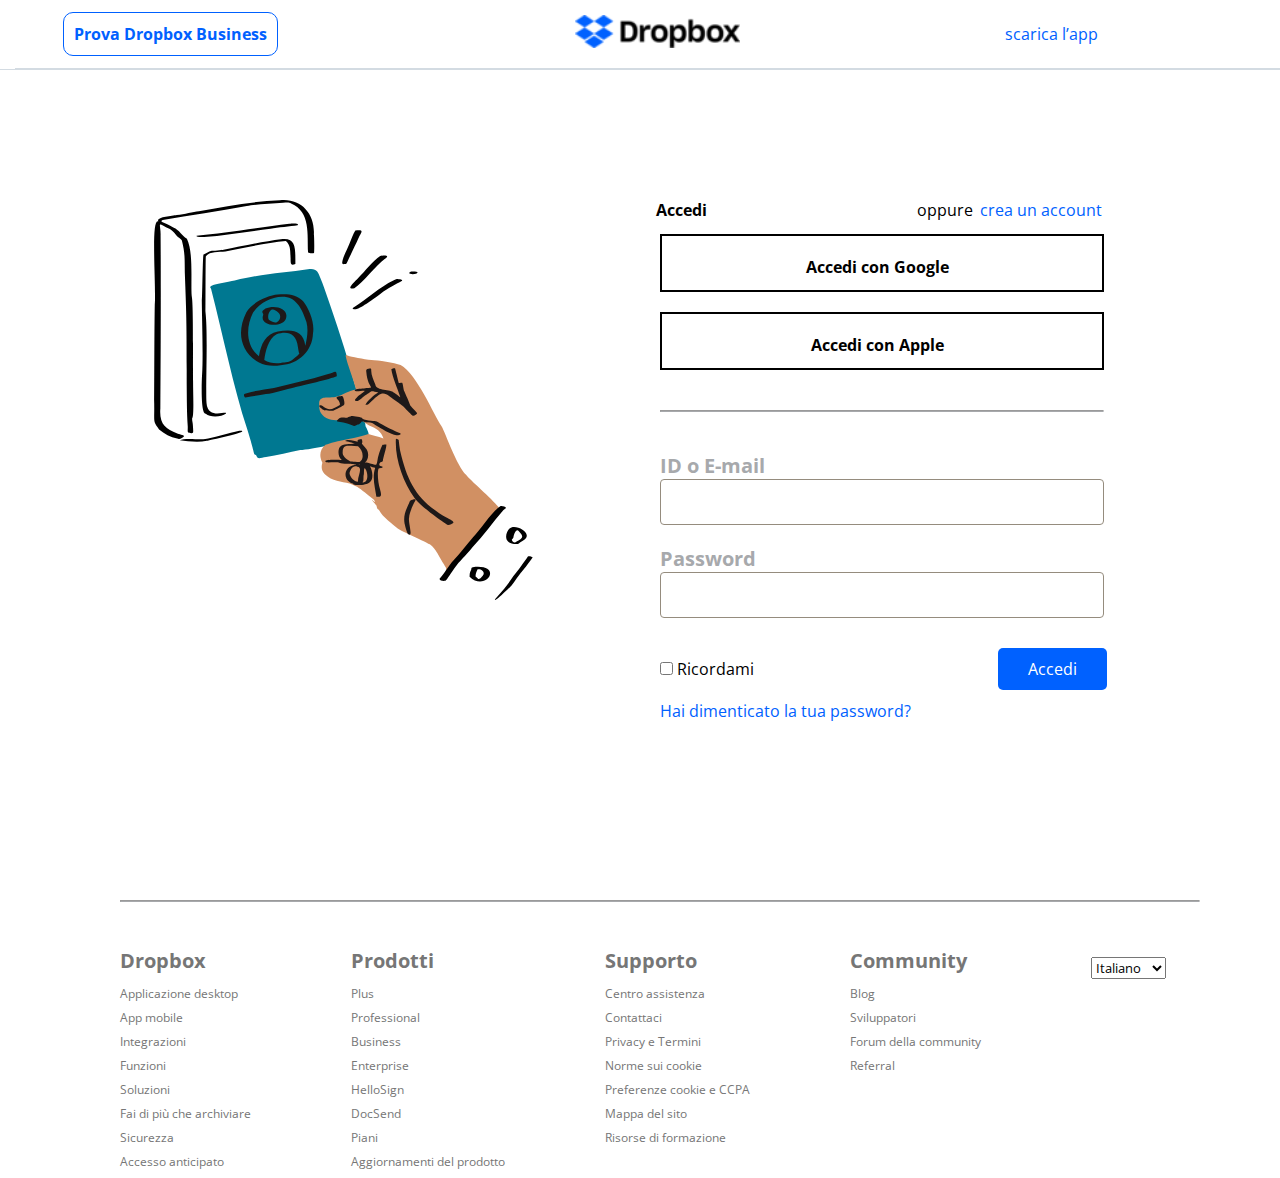
<file: login.html>
<!DOCTYPE html>
<html lang="en">

<head>
    <meta charset="UTF-8">
    <meta http-equiv="X-UA-Compatible" content="IE=edge">
    <meta name="viewport" content="width=device-width, initial-scale=1.0">
    <link rel="preconnect" href="https://fonts.googleapis.com">
    <link rel="preconnect" href="https://fonts.gstatic.com" crossorigin>
    <link href="https://fonts.googleapis.com/css2?family=Open+Sans:wght@400;700&display=swap" rel="stylesheet">
    <link rel="stylesheet" href="https://cdnjs.cloudflare.com/ajax/libs/font-awesome/6.2.0/css/all.min.css"
        integrity="sha512-xh6O/CkQoPOWDdYTDqeRdPCVd1SpvCA9XXcUnZS2FmJNp1coAFzvtCN9BmamE+4aHK8yyUHUSCcJHgXloTyT2A=="
        crossorigin="anonymous" referrerpolicy="no-referrer" />
    <link rel="stylesheet" href="./css/style.css">
    <link rel="shortcut icon" href="./img/Dropbox_icon-icons.com_66907.ico">
    <title>Dropbox</title>
</head>

<body>
    <header>
        <nav class=d-flex">
            <ul class="header2 d-flex">
                <li><a href="#" class="btn-log">Prova Dropbox Business</a></li>
                <li><a href="#"><img src="./img/logo-small.png" alt="logo"></a></li>
                <li><a href="#" class="app">scarica l&rsquo;app</a></li>
            </ul>
        </nav>
    </header>
    <main>
        <div class="flex-containerbox">
            <div class="box-log">
                <div class="main-form column-left">
                    <img src="./img/smartphone.svg" alt="">
                </div>

                <div class="main-form column-right">
                    <div class="head-form">
                        <p><strong>Accedi</strong></p>
                        <p class="mspace">oppure</p>
                        <a href="#" class="app">crea un account</a>
                    </div>
                    <div class="form-mid">
                        <div class="form-container">
                            <a href="#" class="btn-google"><i class="fa-brands fa-google"></i> Accedi con Google</a>
                            <a href="#" class="btn-apple"><i class="fa-brands fa-apple"></i> Accedi con Apple</a>
                        </div>
                        <hr>
                        <div class="mail-pass">
                            <label id="colore" for="input">ID o E-mail</label>
                            <br>
                            <input type="text" class="text-box">
                            <br>
                            <label id="colore" for="input">Password</label>
                            <br>
                            <input type="password" class="text-box">
                        </div>
                        <div class="spacex">
                            <input type="checkbox"> Ricordami
                            <a href="#" id="btn-6">Accedi</a>
                        </div>
                        <a href="#" class="app">Hai dimenticato la tua password?</a>
                    </div>
                </div>
            </div>
        </div>
        </div>
    </main>
    <nav id="footer2" class="small-container2">
        <hr>
        <div class="list2">
            <ul>
                <li>
                    <h4>Dropbox</h4>
                </li>
                <li><a href="#">Applicazione desktop</a></li>
                <li><a href="#">App mobile</a></li>
                <li><a href="#">Integrazioni</a></li>
                <li><a href="#">Funzioni</a></li>
                <li><a href="#">Soluzioni</a></li>
                <li><a href="#">Fai di pi&ugrave; che archiviare</a></li>
                <li><a href="#">Sicurezza</a></li>
                <li><a href="#">Accesso anticipato</a></li>
            </ul>

            <ul>
                <li>
                    <h4>Prodotti</h4>
                </li>
                <li><a href="#">Plus</a></li>
                <li><a href="#">Professional</a></li>
                <li><a href="#">Business</a></li>
                <li><a href="#">Enterprise</a></li>
                <li><a href="#">HelloSign</a></li>
                <li><a href="#">DocSend</a></li>
                <li><a href="#">Piani</a></li>
                <li><a href="#">Aggiornamenti del prodotto</a></li>
            </ul>

            <ul>
                <li>
                    <h4>Supporto</h4>
                </li>
                <li><a href="#">Centro assistenza</a></li>
                <li><a href="#">Contattaci</a></li>
                <li><a href="#">Privacy e Termini</a></li>
                <li><a href="#">Norme sui cookie</a></li>
                <li><a href="#">Preferenze cookie e CCPA</a></li>
                <li><a href="#">Mappa del sito</a></li>
                <li><a href="#">Risorse di formazione</a></li>
            </ul>

            <ul>
                <li>
                    <h4>Community</h4>
                </li>
                <li><a href="#">Blog</a></li>
                <li><a href="#">Sviluppatori</a></li>
                <li><a href="#">Forum della community</a></li>
                <li><a href="#">Referral</a></li>
            </ul>
            <section class="space-s">
                <label for="lang"><i class="fa-solid fa-earth-americas"></i></label>
                <select name="lang" id="">
                    <option value="">Italiano</option>
                    <option value="">English</option>
                    <option value="">Francais</option>
                    <option value="">Detusch</option>
                    <option value="">Chinese</option>
                    <option value="">Japanese</option>
                </select>
            </section>
        </div>
    </nav>
</body>

</html>
</file>
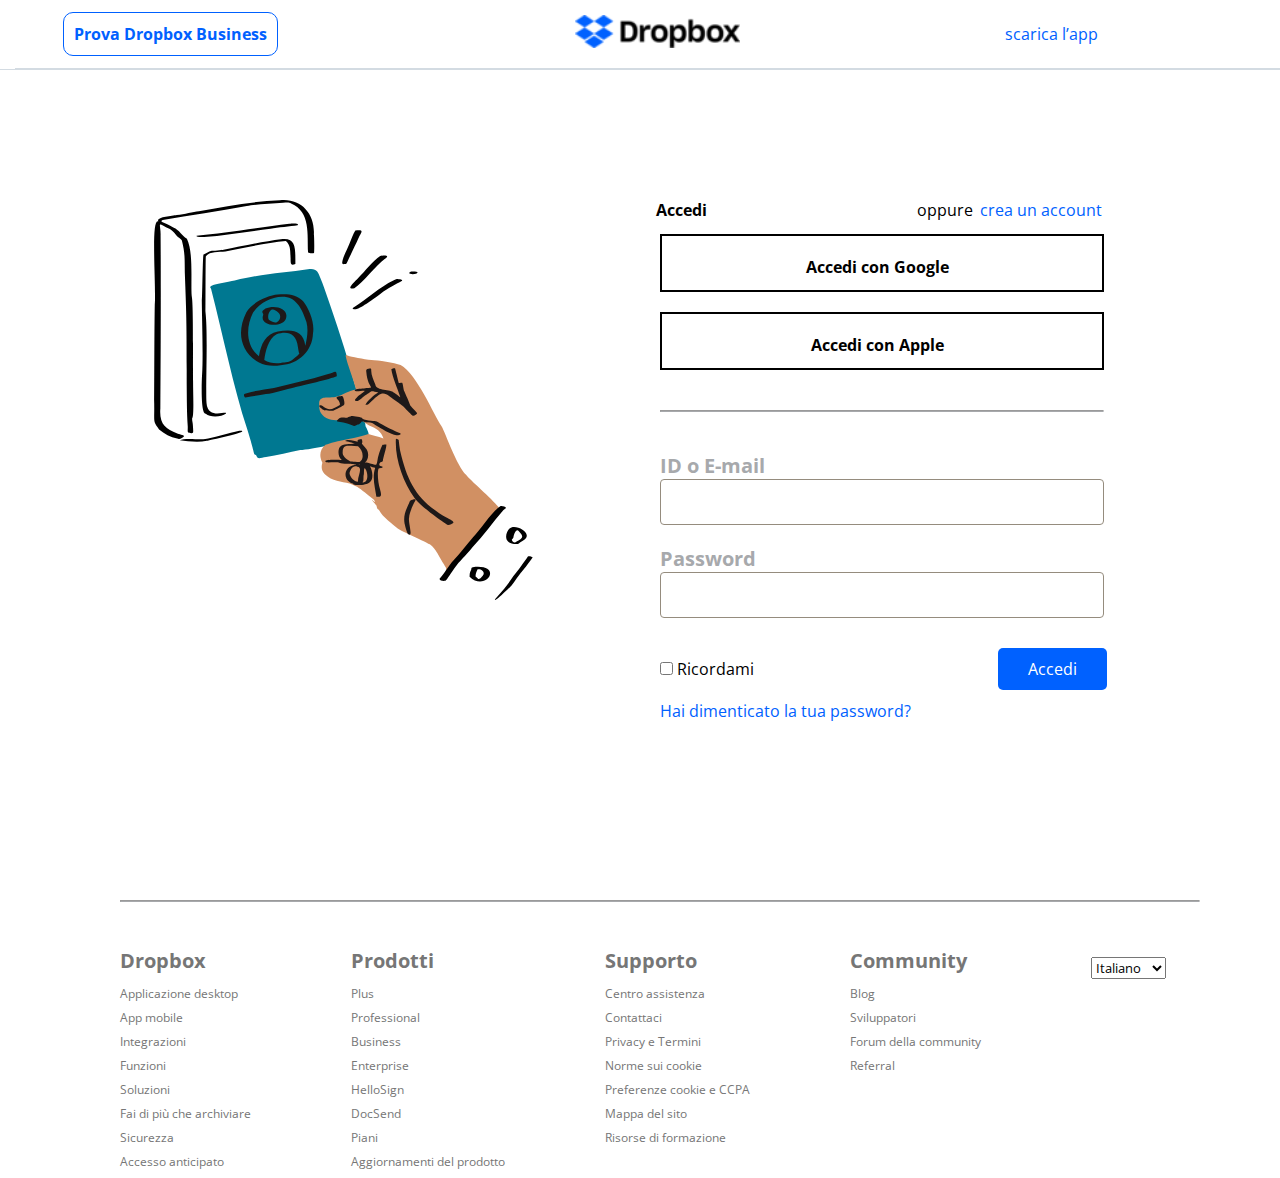
<file: pages/login.html>
<!DOCTYPE html>
<html lang="en">

<head>
    <meta charset="UTF-8">
    <meta http-equiv="X-UA-Compatible" content="IE=edge">
    <meta name="viewport" content="width=device-width, initial-scale=1.0">
    <link rel="preconnect" href="https://fonts.googleapis.com">
    <link rel="preconnect" href="https://fonts.gstatic.com" crossorigin>
    <link href="https://fonts.googleapis.com/css2?family=Open+Sans:wght@400;700&display=swap" rel="stylesheet">
    <link rel="stylesheet" href="https://cdnjs.cloudflare.com/ajax/libs/font-awesome/6.2.0/css/all.min.css"
        integrity="sha512-xh6O/CkQoPOWDdYTDqeRdPCVd1SpvCA9XXcUnZS2FmJNp1coAFzvtCN9BmamE+4aHK8yyUHUSCcJHgXloTyT2A=="
        crossorigin="anonymous" referrerpolicy="no-referrer" />
    <link rel="stylesheet" href="../css/style.css">
    <link rel="shortcut icon" href="../img/Dropbox_icon-icons.com_66907.ico">
    <title>Dropbox</title>
</head>

<body>
    <header>
        <nav class=d-flex">
            <ul class="header2 d-flex">
                <li><a href="#" class="btn-log">Prova Dropbox Business</a></li>
                <li><a href="../pages/index.html"><img src="../img/logo-small.png" alt="logo"></a></li>
                <li><a href="#" class="app">scarica l&rsquo;app</a></li>
            </ul>
        </nav>
    </header>
    <main>
        <div class="flex-containerbox">
            <div class="box-log">
                <div class="main-form column-left">
                    <img src="../img/smartphone.svg" alt="">
                </div>

                <div class="main-form column-right">
                    <div class="head-form">
                        <p><strong>Accedi</strong></p>
                        <p class="mspace">oppure</p>
                        <a href="#" class="app">crea un account</a>
                    </div>
                    <div class="form-mid">
                        <div class="form-container">
                            <a href="#" class="btn-google"><i class="fa-brands fa-google"></i> Accedi con Google</a>
                            <a href="#" class="btn-apple"><i class="fa-brands fa-apple"></i> Accedi con Apple</a>
                        </div>
                        <hr>
                        <div class="mail-pass">
                            <label id="colore" for="input">ID o E-mail</label>
                            <br>
                            <input type="text" class="text-box">
                            <br>
                            <label id="colore" for="input">Password</label>
                            <br>
                            <input type="password" class="text-box">
                        </div>
                        <div class="spacex">
                            <input type="checkbox"> Ricordami
                            <a href="../pages/index.html" id="btn-6">Accedi</a>
                        </div>
                        <a href="#" class="app">Hai dimenticato la tua password?</a>
                    </div>
                </div>
            </div>
        </div>
        </div>
    </main>
    <nav id="footer2" class="small-container2">
        <hr>
        <div class="list2">
            <ul>
                <li>
                    <h4>Dropbox</h4>
                </li>
                <li><a href="#">Applicazione desktop</a></li>
                <li><a href="#">App mobile</a></li>
                <li><a href="#">Integrazioni</a></li>
                <li><a href="#">Funzioni</a></li>
                <li><a href="#">Soluzioni</a></li>
                <li><a href="#">Fai di pi&ugrave; che archiviare</a></li>
                <li><a href="#">Sicurezza</a></li>
                <li><a href="#">Accesso anticipato</a></li>
            </ul>

            <ul>
                <li>
                    <h4>Prodotti</h4>
                </li>
                <li><a href="#">Plus</a></li>
                <li><a href="#">Professional</a></li>
                <li><a href="#">Business</a></li>
                <li><a href="#">Enterprise</a></li>
                <li><a href="#">HelloSign</a></li>
                <li><a href="#">DocSend</a></li>
                <li><a href="#">Piani</a></li>
                <li><a href="#">Aggiornamenti del prodotto</a></li>
            </ul>

            <ul>
                <li>
                    <h4>Supporto</h4>
                </li>
                <li><a href="#">Centro assistenza</a></li>
                <li><a href="#">Contattaci</a></li>
                <li><a href="#">Privacy e Termini</a></li>
                <li><a href="#">Norme sui cookie</a></li>
                <li><a href="#">Preferenze cookie e CCPA</a></li>
                <li><a href="#">Mappa del sito</a></li>
                <li><a href="#">Risorse di formazione</a></li>
            </ul>

            <ul>
                <li>
                    <h4>Community</h4>
                </li>
                <li><a href="#">Blog</a></li>
                <li><a href="#">Sviluppatori</a></li>
                <li><a href="#">Forum della community</a></li>
                <li><a href="#">Referral</a></li>
            </ul>
            <section class="space-s">
                <label for="lang"><i class="fa-solid fa-earth-americas"></i></label>
                <select name="lang" id="">
                    <option value="">Italiano</option>
                    <option value="">English</option>
                    <option value="">Francais</option>
                    <option value="">Detusch</option>
                    <option value="">Chinese</option>
                    <option value="">Japanese</option>
                </select>
            </section>
        </div>
    </nav>
</body>

</html>
</file>
<file: css/style.css>
/*style*/

* {
    margin: 0;
    padding: 0;
    box-sizing: border-box;
    font-family: 'Open Sans', sans-serif;
}

body {
    background-color: white;
    min-width: 1320px;
}

.w-30 {
    width: 30%;
    flex-flow: column wrap;
    position: relative;
}

.w-70 {
    width: 70%;
}

.container {
    max-width: 1200px;
    margin: 0 auto;
}

.small-container {
    max-width: 1000px;
    margin: 150px auto;
}

.small {
    width: 37%;
}

ul {
    list-style: none
}

.d-flex {
    display: flex;
}

.wrap {
    flex-wrap: wrap;
}

/* header */

header nav {
    height: 70px;
    width: 100%;
    background-color: white;
    border-bottom: 0.5px solid rgb(211, 219, 226);
    position: fixed;
    padding: 0 15px;
    top: 0;
    left: 0;
    z-index: 9999;
    justify-content: space-between;
}

header nav .d-flex {
    align-items: center;
}

header nav img {
    height: 50%;
    padding-right: 15px;
}

.btn-inizia {
    background-color: rgb(0, 97, 255);
    padding: 10px 20px;
    color: white;
    margin-left: 20px;
}

.btn-inizia:hover {
    background-color: rgb(41, 122, 254);
}

header nav ul li {
    padding-left: 30px;
}

header nav a {
    text-decoration: none;
    color: black;
}

/*Dropdown*/

ul#menu li {
    margin: 0;
    padding: 0;
    display: block;
    position: relative;
}

ul#menu li a {
    float: left;
    padding: 10px 10px;
    color: black;
    text-decoration: none;

}

ul#menu li:hover {
    background: rgb(232, 225, 215);
    color: black;
}

ul#menu li a:hover {
    background: rgb(232, 225, 215);
    color: black;
}

ul#menu ul {
    margin: 2px 0 0;
    padding: 0;
    display: inline-block;
    list-style: none;
    opacity: 0;
    visibility: hidden;
    position: absolute;
    top: 38px;
    left: 0;
    z-index: 9999;
    background: rgb(179, 174, 167);
}

ul#menu li:hover ul {
    background: rgb(232, 225, 215);
    opacity: 1;
    visibility: visible;
}

ul#menu ul li {
    display: block;
    border: 0;
}

ul#menu ul a {
    padding: 10px;
    width: 100%;
    display: block;
    white-space: nowrap;
    text-transform: none;
}

ul#menu ul a:hover {
    background-color: rgb(179, 174, 167);
    color: black;
}

/*Jumbo*/

#jumbotron {
    background-color: rgb(180, 208, 231);
    padding-top: 80px;
}

#jumbotron .container {
    position: relative;
    bottom: -70px;
}

h1 {
    font-size: 76px;
    font-weight: 900;
    padding-bottom: 50px;
}

.d-flex {
    display: flex;
}

#jumbotron img {
    width: 100%;
}

.btn-jumbo {
    background-color: rgb(0, 97, 255);
    color: white;
    padding: 15px;
    width: 100%;
    margin-top: 10px;
}

.btn-jumbo:hover {
    background-color: rgb(41, 122, 254);
}

.space {
    padding-top: 50px;
}

.w-30 p {
    line-height: 25px;
    font-size: 16px;
}

.w-30 a {
    position: relative;
    text-decoration: none;
    top: 50px;
    left: 0;
    font-size: 15px;
}

.black {
    color: black;
}

.w-30 .arrow {
    position: relative;
    font-size: 55px;
    top: 90px;
    color: black;
}

/*Main*/
/*checkbox*/

#main-plans {
    font-size: 40px;
    padding-bottom: 25px;
}

.small-container h2 {
    margin-bottom: 60px;
    font-size: 37px;
}

.radio-div {
    height: 50px;
    padding-right: 30px;
}

.radio-div p {
    line-height: 22px;
    font-size: 15px;
}

.container-radio {
    display: block;
    position: relative;
    padding-left: 35px;
    margin-bottom: 12px;
    cursor: pointer;
    font-size: 22px;
    -webkit-user-select: none;
    -moz-user-select: none;
    -ms-user-select: none;
    user-select: none;
}

.container-radio input {
    position: absolute;
    opacity: 0;
    cursor: pointer;
}

.checkmark {
    position: absolute;
    top: 0;
    left: 0;
    height: 25px;
    width: 25px;
    background-color: #eee;
    border-radius: 50%;
}

.container-radio:hover input~.checkmark {
    background-color: #ccc;
}

.container-radio input:checked~.checkmark {
    background-color: #2196F3;
}

.checkmark:after {
    content: "";
    position: absolute;
    display: none;
}

.container-radio input:checked~.checkmark:after {
    display: block;
}

.container-radio .checkmark:after {
    top: 6px;
    left: 6px;
    width: 13px;
    height: 13px;
    border-radius: 50%;
    background: white;
}

/*Plan_section*/

#plans-pad {
    padding-top: 30px;
}

.table {
    width: calc((100% - 80px) / 3);
    border: 1px solid rgb(214, 214, 217);
    min-height: 1000px;
}

.fa-user,
.fa-users,
.fa-building {
    font-size: 19px
}

.table p {
    font-size: 20px;
    display: inline-block;
    margin-left: 1px;
    margin-bottom: 20px;
}

.user-type {
    text-align: center;
    padding: 1px 0;
    border-bottom: 1px solid rgb(214, 214, 217);
}

.plans-container {
    width: 80%;
    margin: 0 auto;
    padding-top: 20px;
    line-height: 2.0;
    font-size: medium;
}

.plans-container h4 {
    padding-top: 30px;
    padding-bottom: 5px;
    font-size: 16px;
}

.price {
    display: inline-block;
    font-weight: bold;
    padding: 10px 0;
}

.month {
    color: rgb(162, 162, 163);
}

.info {
    padding: 35px 0;
}

.info i {
    margin-right: 5px;
}

.info-2 {
    padding-bottom: 18px;
}

.btn-2 {
    background-color: rgb(0, 97, 255);
    color: white;
    padding: 15px 28px;
    width: 100%;
    text-align: center;
    text-decoration: none;
}

.btn-2:hover {
    background-color: rgb(41, 122, 254);
}

.btn-2c {
    background-color: rgb(0, 97, 255);
    color: white;
    padding: 15px 90px;
    width: 100%;
    text-align: center;
    text-decoration: none;
}

.btn-2c:hover {
    background-color: rgb(41, 122, 254);
}

.slash-hr {
    display: inline-block;
    padding: 20px 5px 30px 0;
    border-bottom: 1px solid rgb(208, 208, 211);
}

.col-plan h4 {
    padding-top: 30px;
    padding-bottom: 5px;
    font-size: 16px;
}

.fa-check {
    color: rgb(0, 97, 255);
    padding-right: 5px;
}

.info-3 {
    padding-top: 10px;
}

.table-center {
    margin: 0 40px;
}

#table-foot {
    min-height: 100px;
    border: 1px solid rgb(214, 214, 217);
    margin-top: 30px;
}

#table-foot .table-foot-container {
    width: 80%;
    margin: 30px auto;
}

#table-foot p {
    font-size: 20px;
    display: inline-block;
    margin-left: 1px;
    margin-bottom: 20px;
}

.tfc-left {
    flex-basis: 70%;
}

.paragraph2 {
    padding-top: 40px;
    font-size: 15px;
    display: inline-block;
    margin-left: 1px;
    margin-bottom: 20px;
}

.tfc-left h3 {
    font-size: 30px;
}

.paragraph {
    display: inline-block;
    font-weight: bold;
    padding: 10px 0;
    font-size: 18px;
}

.tfc-right {
    flex-basis: 30%;
    display: flex;
    justify-content: flex-end;
    align-items: flex-start;
}

.btn-3 {
    background-color: rgb(0, 97, 255);
    color: white;
    padding: 15px 15px;
    width: 100%;
    font-size: 15px;
    text-align: center;
    text-decoration: none;
}

.btn-3:hover {
    background-color: rgb(41, 122, 254);
}

.blue {
    color: rgb(19, 19, 239);
}

/*Partner_section*/

.left-part {
    flex-basis: 60%;
    align-items: center;
    justify-content: center;
}

.left-part img {
    width: 100%;
}

.right-part {
    flex-basis: 40%;
    padding-top: 35px;
}

.right-part h3 {
    font-size: 25px;
    line-height: 1.5;
}

.right-part p {
    padding-top: 12px;
    padding-bottom: 30px;
    font-size: 15px;
    margin-bottom: 20px;
    line-height: 1.5;
}

.btn-4 {
    border: 1px solid black;
    color: black;
    padding: 15px 10px;
    width: 55%;
    font-size: 15px;
    text-align: center;
    text-decoration: none;
}

.btn-4:hover {
    background-color: rgb(235, 235, 235);
}

/*Dropbox_business*/

.card {
    flex-basis: calc(100% / 3);
    min-height: 500px;
    padding-right: 55px;
    padding-top: 15px;
}

.card-image {
    height: 50%;
}

.card-image img {
    width: 100%;
}

.card-info {
    height: 50%;
    line-height: 1.5;
}

.card-info h3 {
    padding-bottom: 20px;
}

.space2 h2 {
    width: 60%;
    margin-top: 60px;
}

/*Designit*/

.color-box {
    margin-top: 40px;
    display: flex;
}

.box-left,
.box-center,
.box-right {
    width: calc(100% / 3);
}

.box-left,
.box-right {
    display: flex;
    flex-wrap: wrap;
}

.small-box {
    width: 50%;
    height: 15vw;
    display: flex;
    justify-content: center;
    align-items: center;
}

.color-box img {
    width: 130px;
}

.designit {
    width: 80%;
    margin: 0 auto;
}

.designit img {
    margin-top: 40px;
    width: 200px;
}

.line {
    position: relative;
    width: 80px;
    padding-top: 30px;
    border-bottom: 1px solid rgb(214, 214, 217);
}

.designit p {
    margin-top: 30px;
    margin-bottom: 40px;
}

.small-box img {
    filter: invert(100%);
    width: 50%;
}

.box-center {
    background-color: rgb(245, 245, 245);
    overflow-y: auto;
    height: 30vw;
    width: calc(100% - 60vw);
}

.des {
    background-color: rgb(162, 211, 155);
    border: 10px solid rgb(209, 233, 205);
}

.asu {
    background-color: rgb(97, 8, 43);
}

.uf {
    background-color: rgb(0, 147, 206);
}

.topps {
    background-color: rgb(255, 28, 28);
}

.wbr {
    background-color: rgb(213, 0, 31);
}

.hearst {
    background-color: rgb(180, 208, 231);
}

.l-planet {
    background-color: rgb(13, 36, 129);
}

.cco {
    background-color: rgb(255, 216, 48);
}

.last-color {
    background-color: rgb(180, 208, 231);
    margin-bottom: 50px;
    height: 300px;
    margin-top: -150px;
}

.last-color .small-container {
    display: flex;
    height: 100%;
    justify-content: space-between;
    align-items: center;
}

.try-text {
    width: 40%;
}

.try-text h2 {
    color: rgb(97, 8, 43);
    margin-top: 50px;
    font-size: 30px;
}

.btn-5 {
    background-color: white;
    color: black;
    padding: 10px 35px;
    width: 100%;
    text-align: center;
    text-decoration: none;
}

.btn-5:hover {
    background-color: rgb(235, 235, 235);
}

/*Questions*/

.question {
    margin-bottom: 60px;
}

.questions h2 {
    padding-top: 50px;
    padding-bottom: 30px;
    font-size: 30px;
}

.question .small-container:last-child {
    border-bottom: 1px solid rgb(162, 162, 162);
}

.question-hr i {
    padding-right: 30px;
    padding-top: 30px;
}

.question-text {
    font-weight: bold;
}

.question-box {
    border-top: 1px solid rgb(162, 162, 162);
    position: relative;
    min-height: 30px;
    align-items: center;
    padding: 20px 0;
}

.question-text h4 {
    margin: 10px;
}

.question-box i {
    position: absolute;
    top: 2px;
    right: 10px;
    transition: 0.8s;
}

.question-box:hover i {
    rotate: 180deg;
    padding-left: 30px;
    padding-bottom: 30px;
}

.question-box .hidden {
    display: none;
}

.question-box:hover .hidden {
    display: block;
    font-size: 15px;
    margin-top: 20px;
    width: 80%;
    transition: 0.8s;
}

/*Footer_section*/

footer {
    background-color: black;
    color: white;
    justify-content: space-between;
    width: 100%;
}

.list {
    display: flex;
    flex-basis: calc(100% / 5);
    line-height: 1.2;
}

.list h4 {
    font-size: 25px;
}

.list a {
    font-size: 14px;
}

.list a:hover {
    text-decoration: underline;
}

.list ul {
    padding-top: 80px;
    padding-right: 115px;
    padding-bottom: 40px;
}

.list li {
    padding-bottom: 15px;
}

ul h4 {
    padding-bottom: 15px;
}

ul a {
    text-decoration: none;
    color: white;
}

hr {
    width: 10%;
    border-bottom: 2px solid white;
    margin-bottom: 40px;
    margin-top: 40px;
    display: inline-block;
    position: relative;
}

.fa-earth-americas {
    margin-right: 10px;
    font-size: 20px;
}

.icon {
    display: flex;
    align-items: center;
    margin-left: 20px;
    font-size: 25px;
}

.icon a {
    color: white;
}

.fa-twitter {
    margin-left: -20px;
}

.fa-facebook,
.fa-youtube {
    margin-left: 20px;
}

/*login_page*/

.header2 {
    height: 70px;
    width: 100%;
    background-color: white;
    border-bottom: 2px solid rgb(211, 219, 226);
    position: fixed;
    padding: 0;
    top: 0;
    justify-content: center;
}

.header2 .d-flex {
    align-items: center;
}

.header2 img {
    width: 180px;
    margin-left: 220px;
    margin-right: 220px;
}

.btn-log {
    background-color: white;
    border: 1.5px solid rgb(0, 97, 255);
    font-weight: bold;
    border-radius: 10px;
    padding: 10px 10px;
    color: rgb(0, 97, 255);
    margin-left: -180px;
}

.btn-log:hover {
    color: rgb(3, 75, 192);
    border: 1.5px solid rgb(3, 75, 192);
}

.app {
    color: rgb(0, 97, 255);
    text-decoration: none;
}

.app:hover {
    text-decoration: underline;
}

.flex-containerbox {
    display: flex;
    justify-content: center;
    align-items: center;
    height: 100vh;
}

.box-log {
    background-color: white;
    margin: 0 auto;
    min-height: 440px;
    max-width: 1200px;
    border-radius: 5px;
    display: flex;
    flex-wrap: wrap;
    align-items: center;
    padding: 0 30px;
    margin-top: 20px;
}

.main-form {
    display: flex;
    flex-direction: column;
    align-items: center;
}

.column-left {
    width: 50%;
    height: 100%;
}

.main-form img {
    width: 400px;
    margin-right: 140px;
    margin-top: -120px;
}

.column-right {
    width: 50%;
    height: 100%;
}

.head-form {
    display: flex;
    flex-direction: row;
    justify-content: space-between;
    align-items: center;
    padding-bottom: 13px;
}

.head-form p:first-child {
    margin-right: 210px;
    margin-left: -55px;
}

.head-form .mspace {
    margin-right: 7px;
}

.form-mid {
    display: flex;
    flex-direction: column;
    width: 100%;
}

.form-container {
    display: flex;
    flex-direction: column;
    margin: 0 auto;
    width: 100%;
}

.btn-google {
    background-color: white;
    border: 2px solid black;
    font-weight: bold;
    padding: 10px;
    color: black;
    text-decoration: none;
    margin-bottom: 20px;
    text-align: center;
    width: 90%;
}

.btn-google:hover {
    background-color: rgb(235, 235, 235);
}

.btn-apple {
    background-color: white;
    border: 2px solid black;
    font-weight: bold;
    padding: 10px;
    color: black;
    text-decoration: none;
    text-align: center;
    width: 90%;
}

.btn-apple:hover {
    background-color: rgb(235, 235, 235);
}

.fa-google,
.fa-apple {
    font-size: 25px;
    margin-right: 120px;
    margin-left: -130px;

}

.mail-pass {
    margin-bottom: 20px;
}

#btn-6 {
    background-color: rgb(0, 97, 255);
    color: white;
    padding: 10px 30px;
    border-radius: 5px;
    width: 100%;
    text-align: center;
    text-decoration: none;
    margin-left: 240px;
}

#btn-6:hover {
    background-color: rgb(11, 134, 234);
}

#colore {
    font-size: 20px;
    padding-top: 15px;
    padding-bottom: 12px;
    color: rgb(167, 169, 172);
    font-weight: bold;
}

.mail-pass input {
    margin-bottom: 20px;
}

.text-box {
    padding: 11px;
    border-radius: 4px;
    width: 90%;
    border: 1px solid rgb(149, 140, 126);
    background-color: white;
    color: black;
    font-size: 16px;
}

.spacex {
    margin-bottom: 20px;
}

.form-mid hr {
    width: 90%;
    border-bottom: 1px solid rgb(167, 169, 172);
    margin-bottom: 40px;
    margin-top: 40px;
    display: inline-block;
    position: relative;
}

.small-container2 {
    max-width: 1200px;
    margin: 0 auto;
    margin-left: 120px;
}

.small-container2 hr {
    width: 90%;
    border-bottom: 1px solid rgb(167, 169, 172);
    margin-bottom: 20px;
    margin-top: 0;
    display: inline-block;
    position: relative;
}

#footer2 {
    background-color: white;
    color: rgb(118, 118, 118);
    justify-content: space-between;
    width: 100%;
}

.list2 {
    display: flex;
    flex-basis: calc(100% / 4);
}

.list2 h4 {
    font-size: 20px;
}

.list2 a {
    font-size: 12px;
}

.list2 a:hover {
    text-decoration: underline;
}

.list2 ul {
    padding-top: 20px;
    padding-right: 100px;
    padding-bottom: 5px;
}

.list2 li {
    padding-bottom: 2px;
}

.list2 ul h4 {
    padding-bottom: 5px;
}

.list2 ul a {
    text-decoration: none;
    color: rgb(118, 118, 118);
}

.space-s {
    margin-top: 25px;
}
</file>
